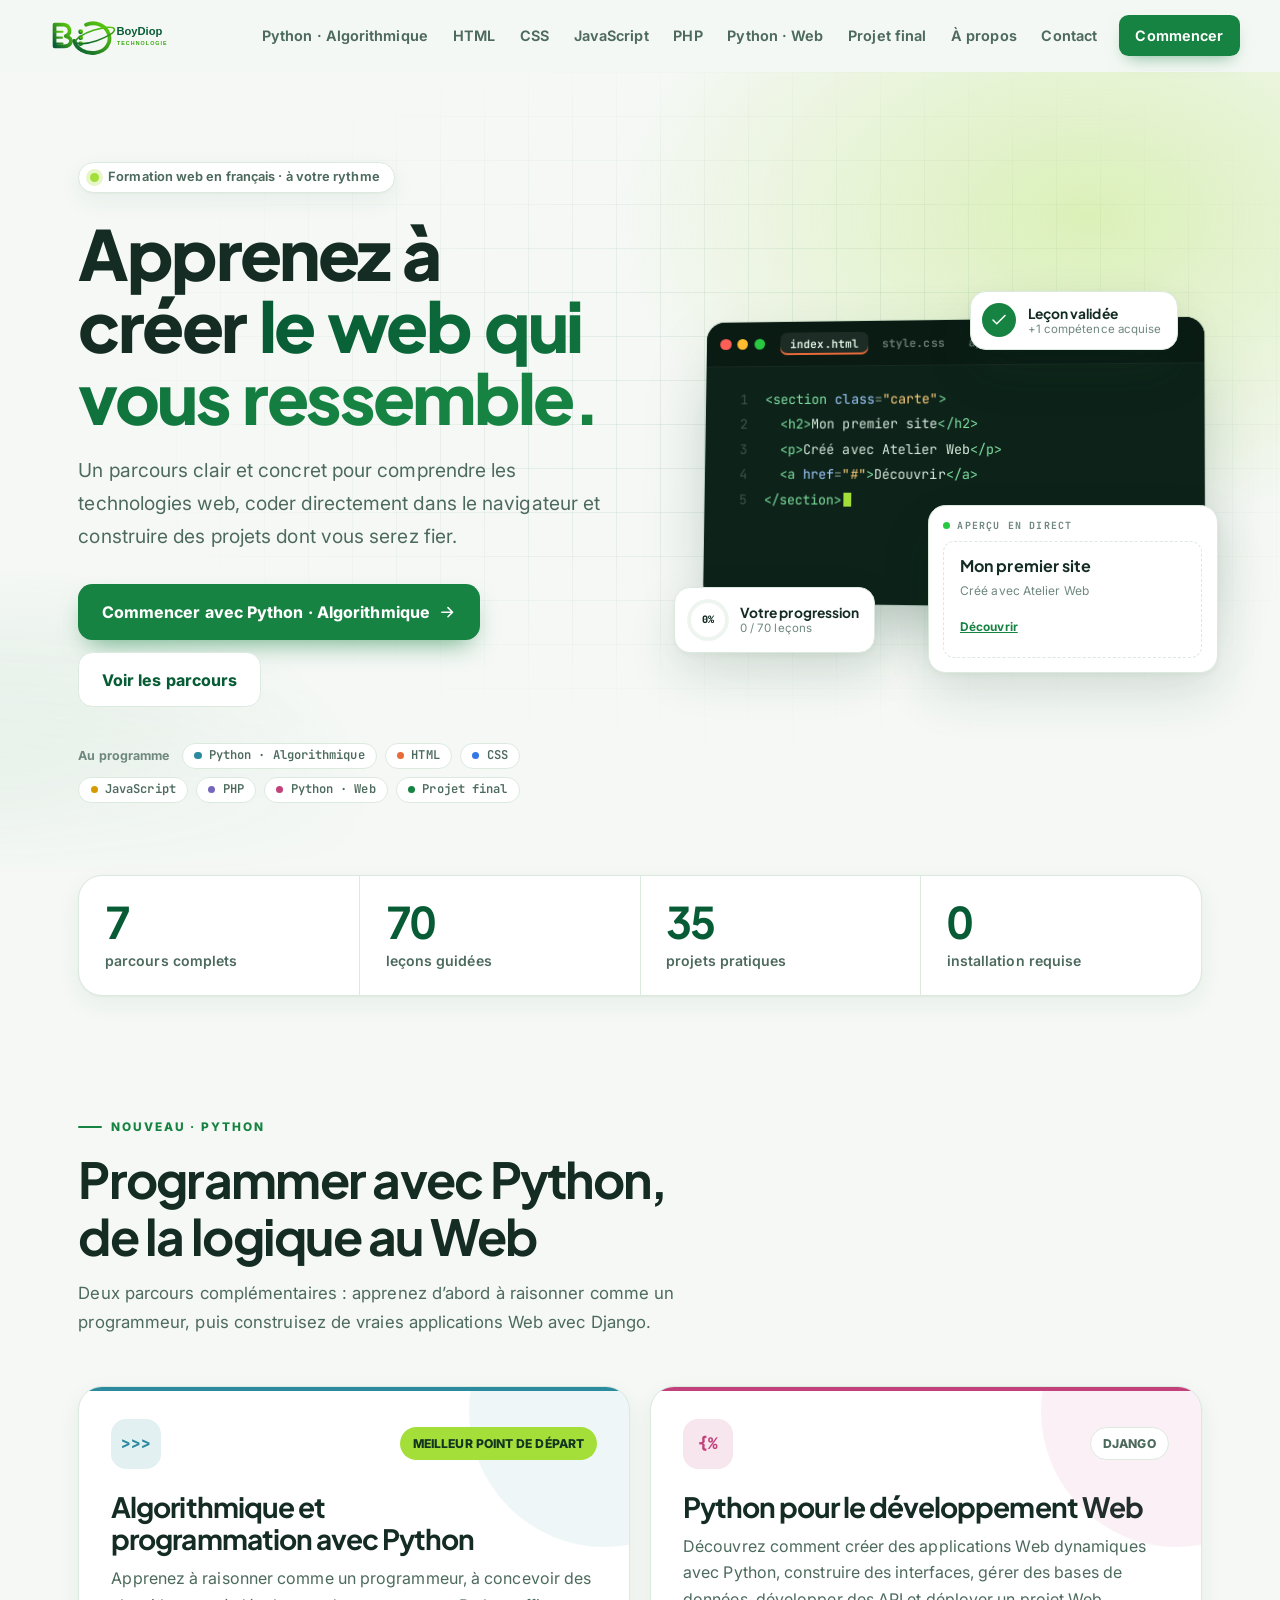
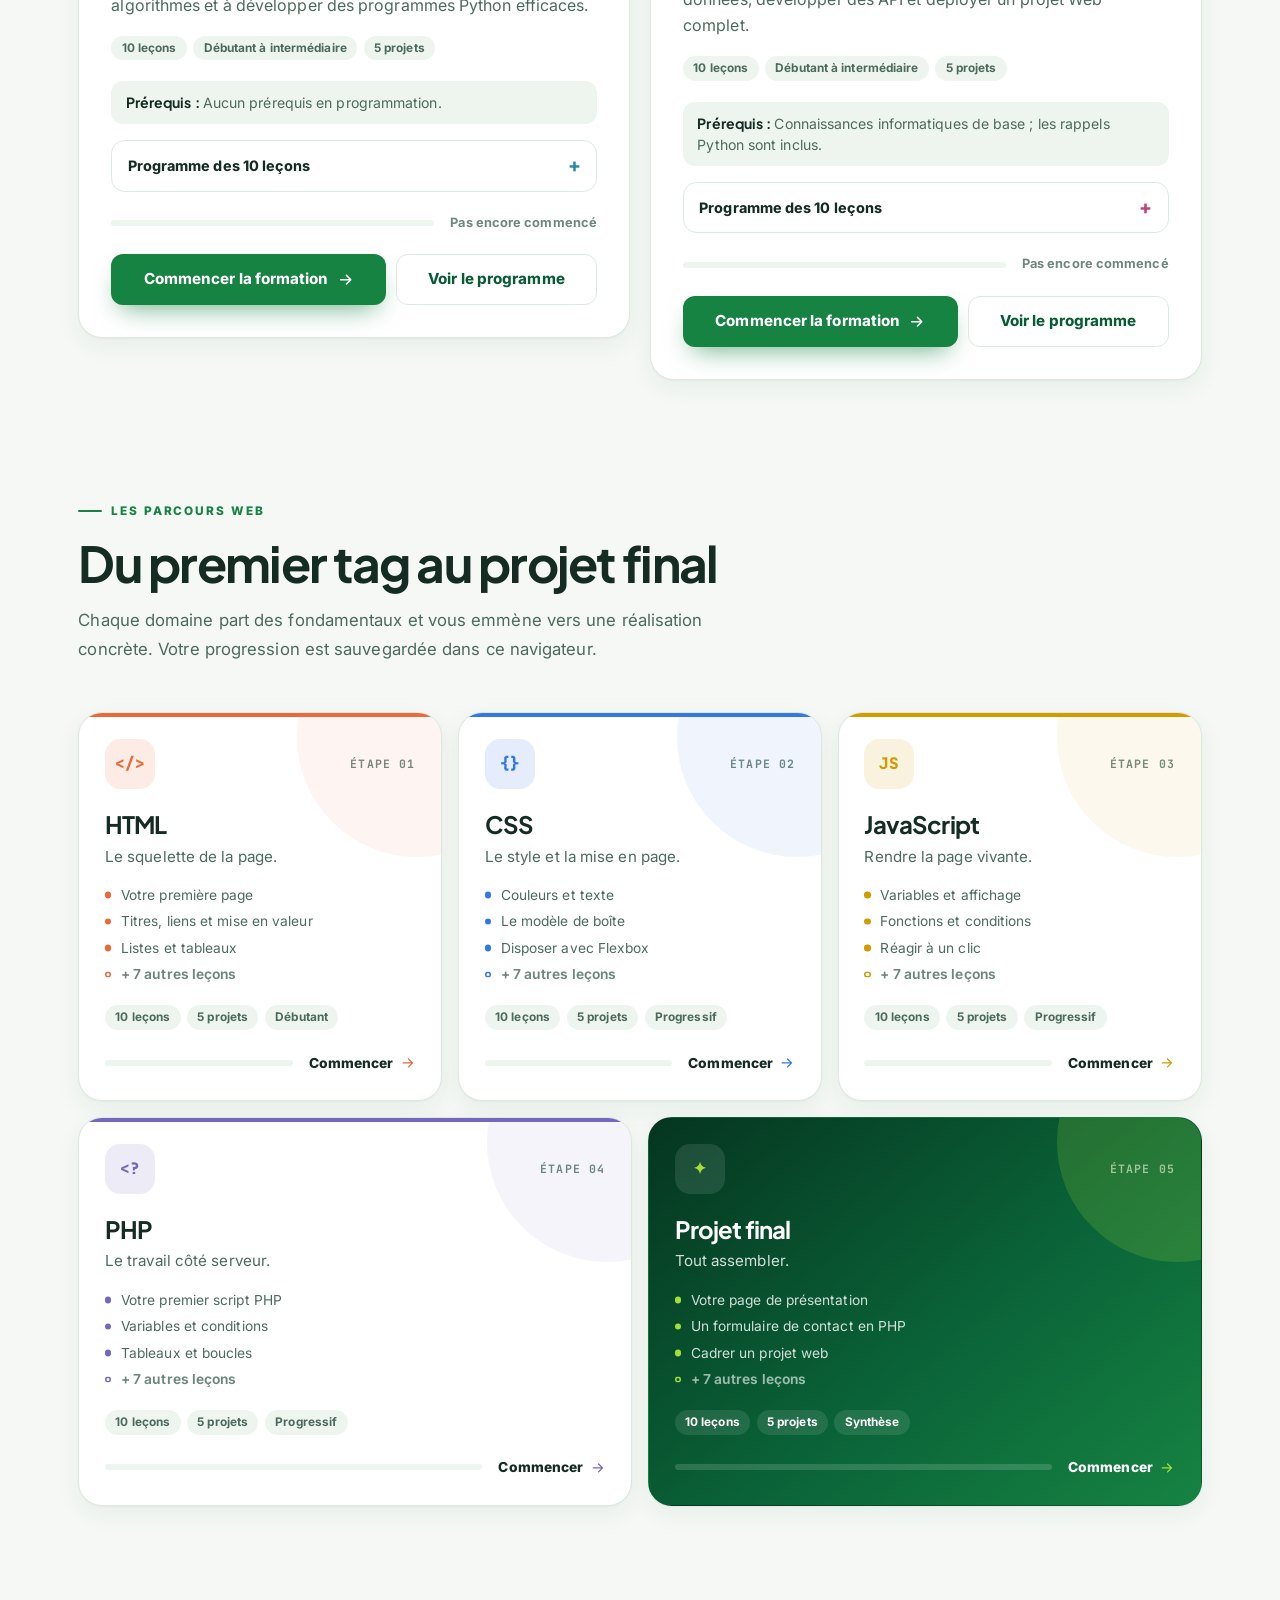
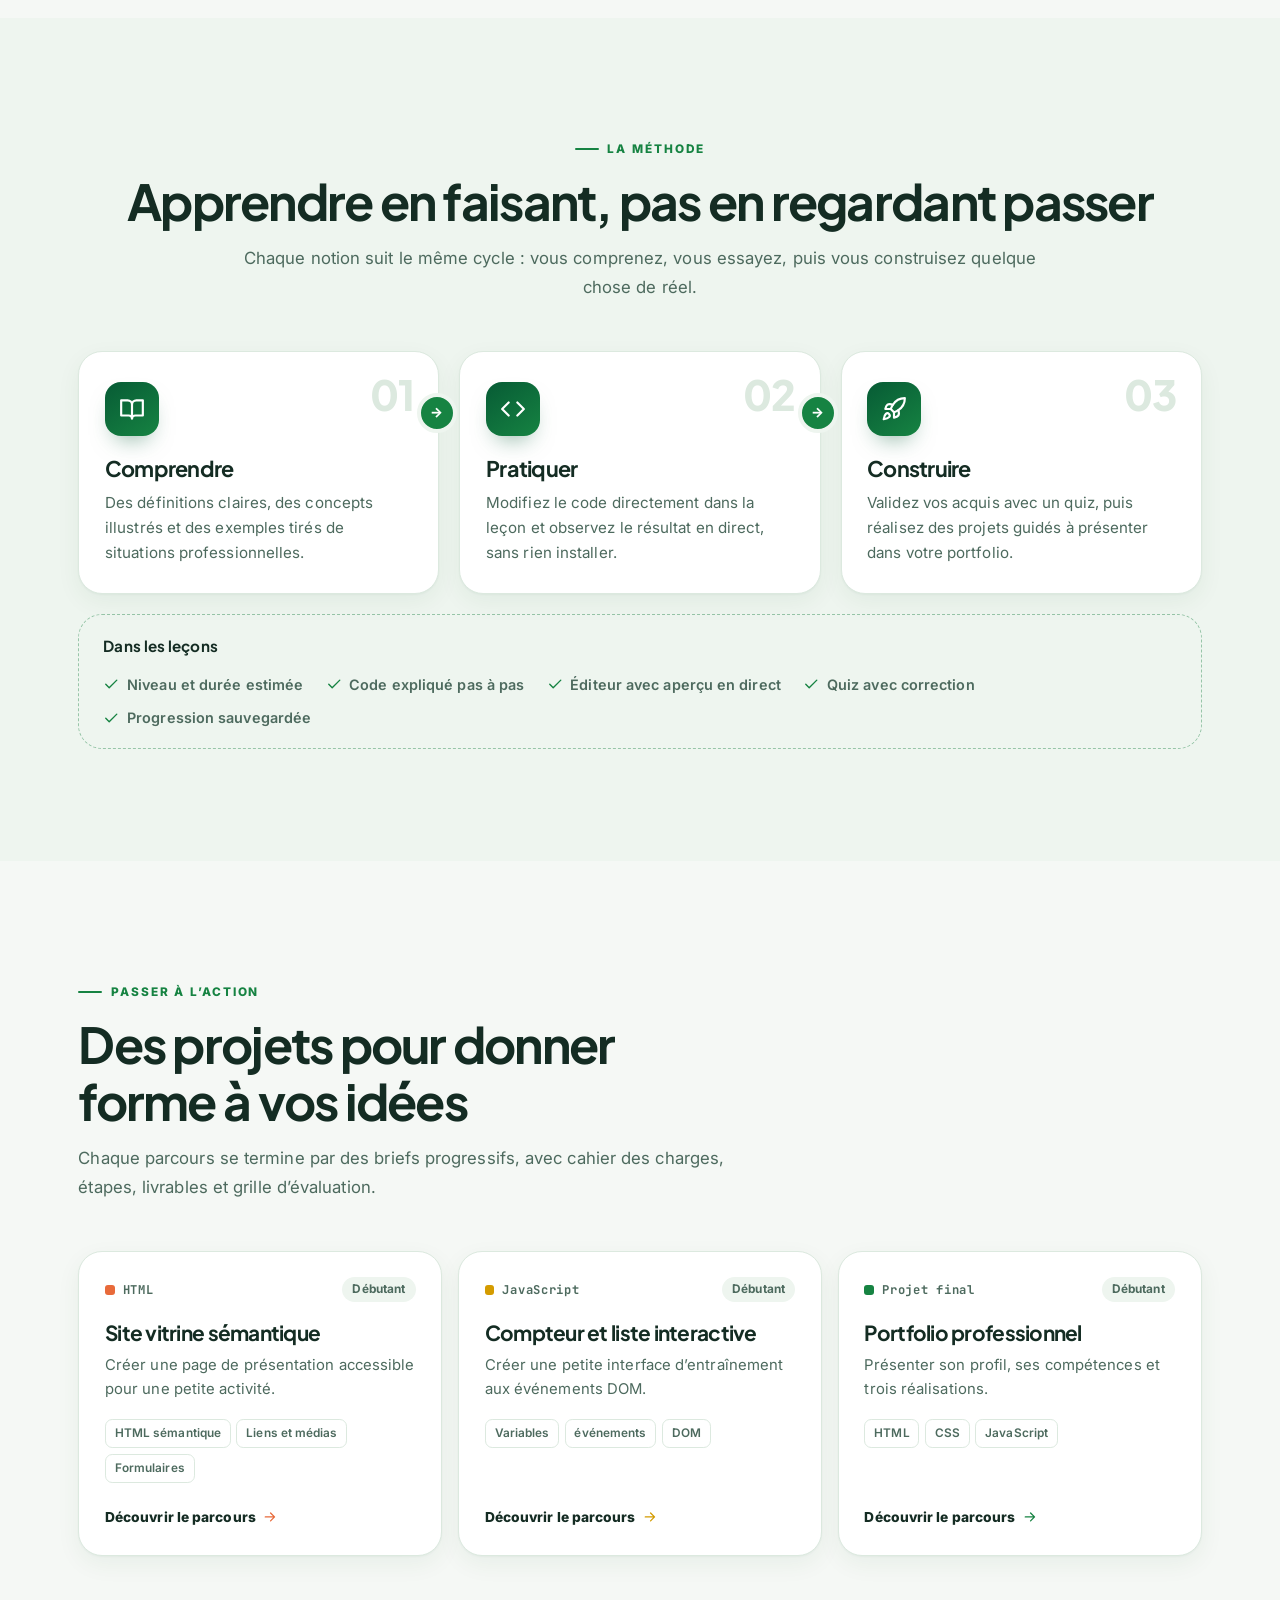
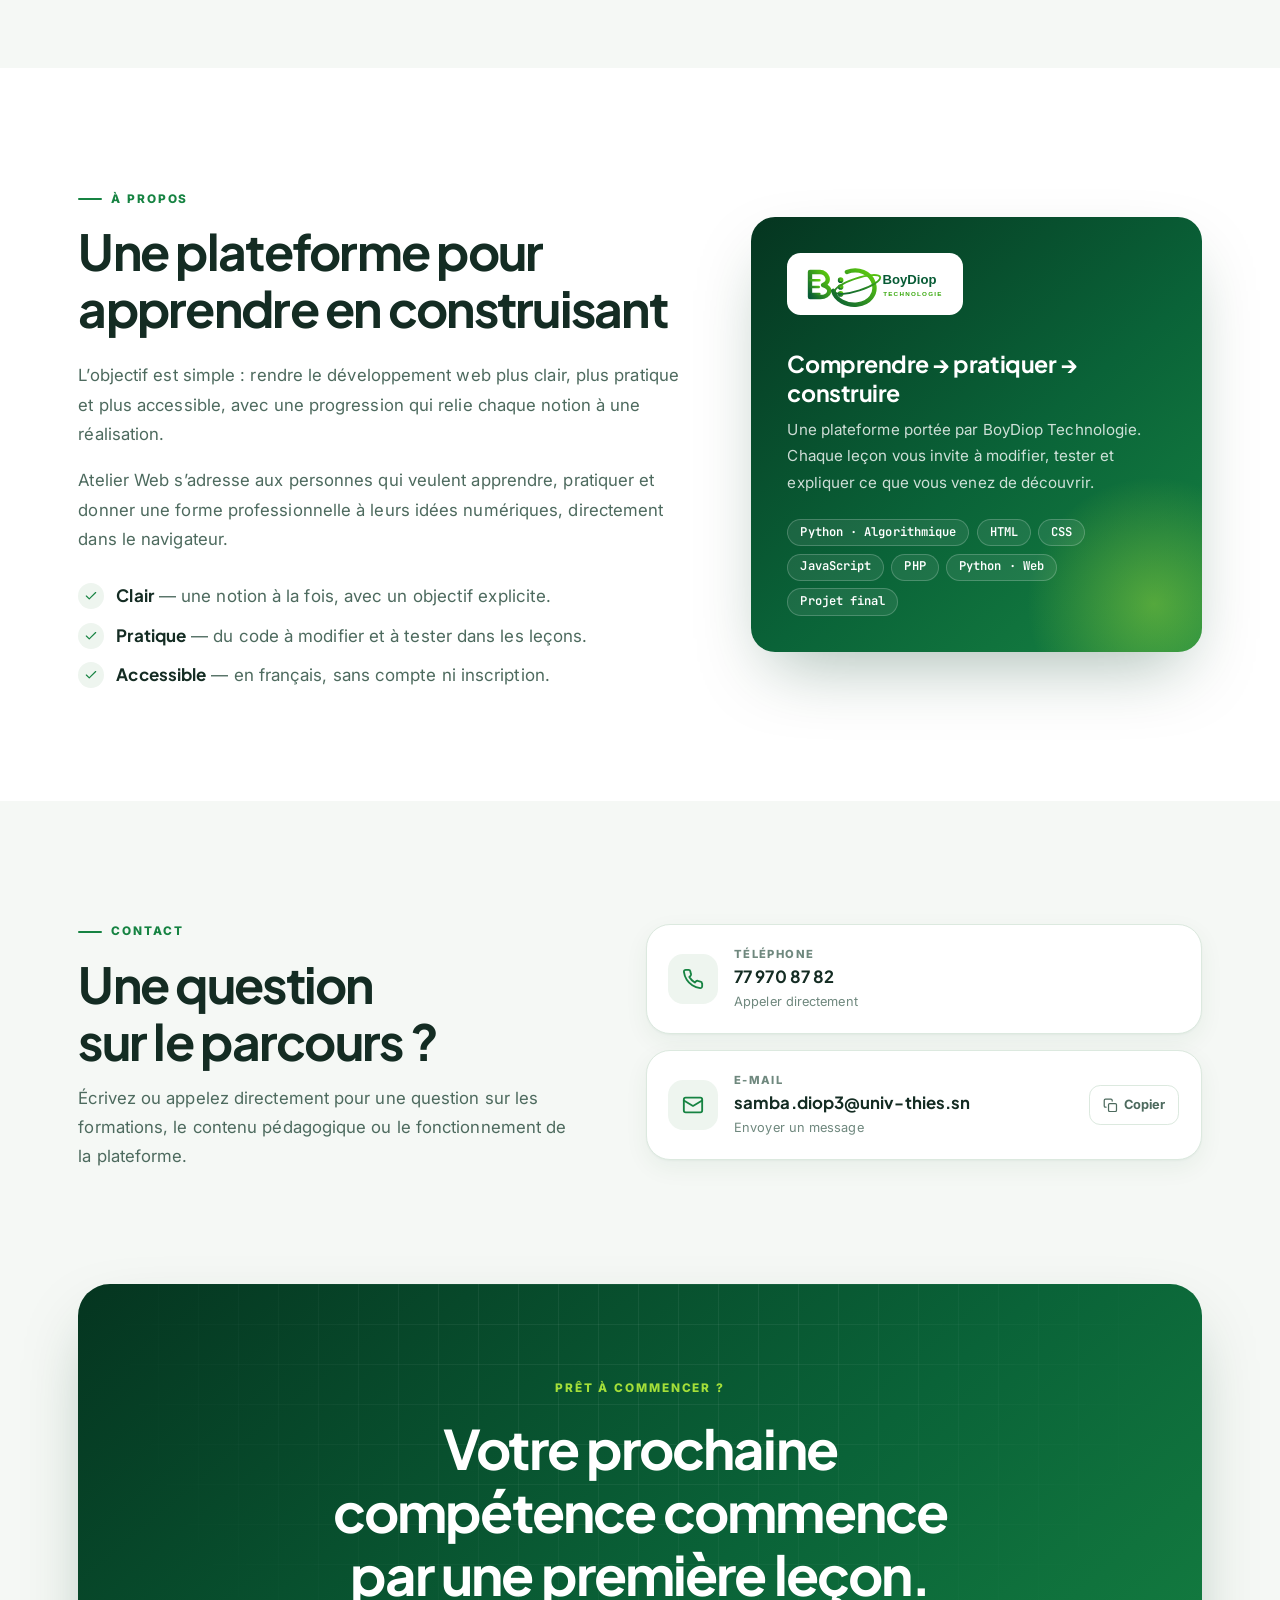
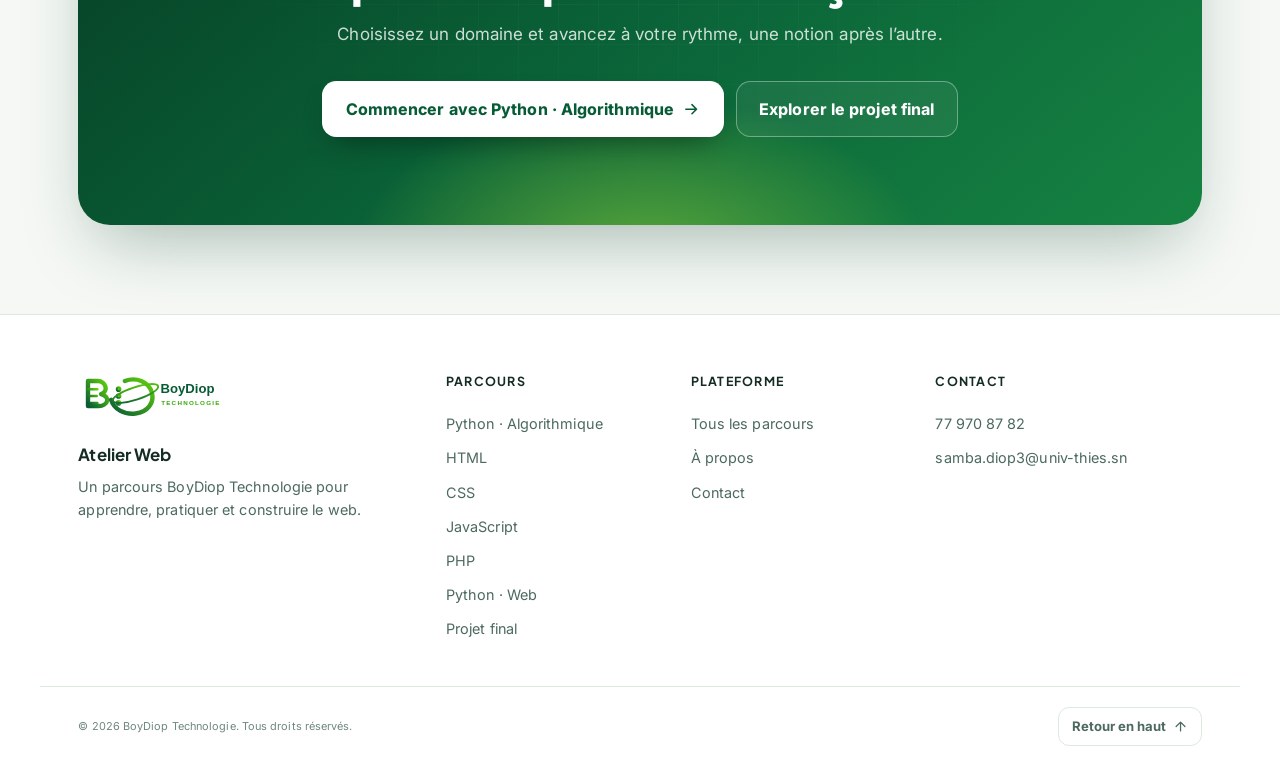
<file: index.html>
<!DOCTYPE html>
<html lang="fr">
<head>
<meta charset="utf-8">
<meta name="viewport" content="width=device-width, initial-scale=1, viewport-fit=cover">
<link rel="stylesheet" href="https://fonts.googleapis.com/css2?family=Inter:wght@400;500;600;700;800&family=JetBrains+Mono:wght@400;600;700&family=Plus+Jakarta+Sans:wght@600;700;800&display=swap">
<title>Accueil | Atelier Web</title>
<link rel="stylesheet" href="style.css">
</head>
<body>
<div id="app"></div>
<script>window.PAGE="index";</script>
<script src="data.js"></script>
<script src="extended-data.js"></script>
  <script src="python-data.js"></script>
<script src="app.js"></script>
</body>
</html>
</file>
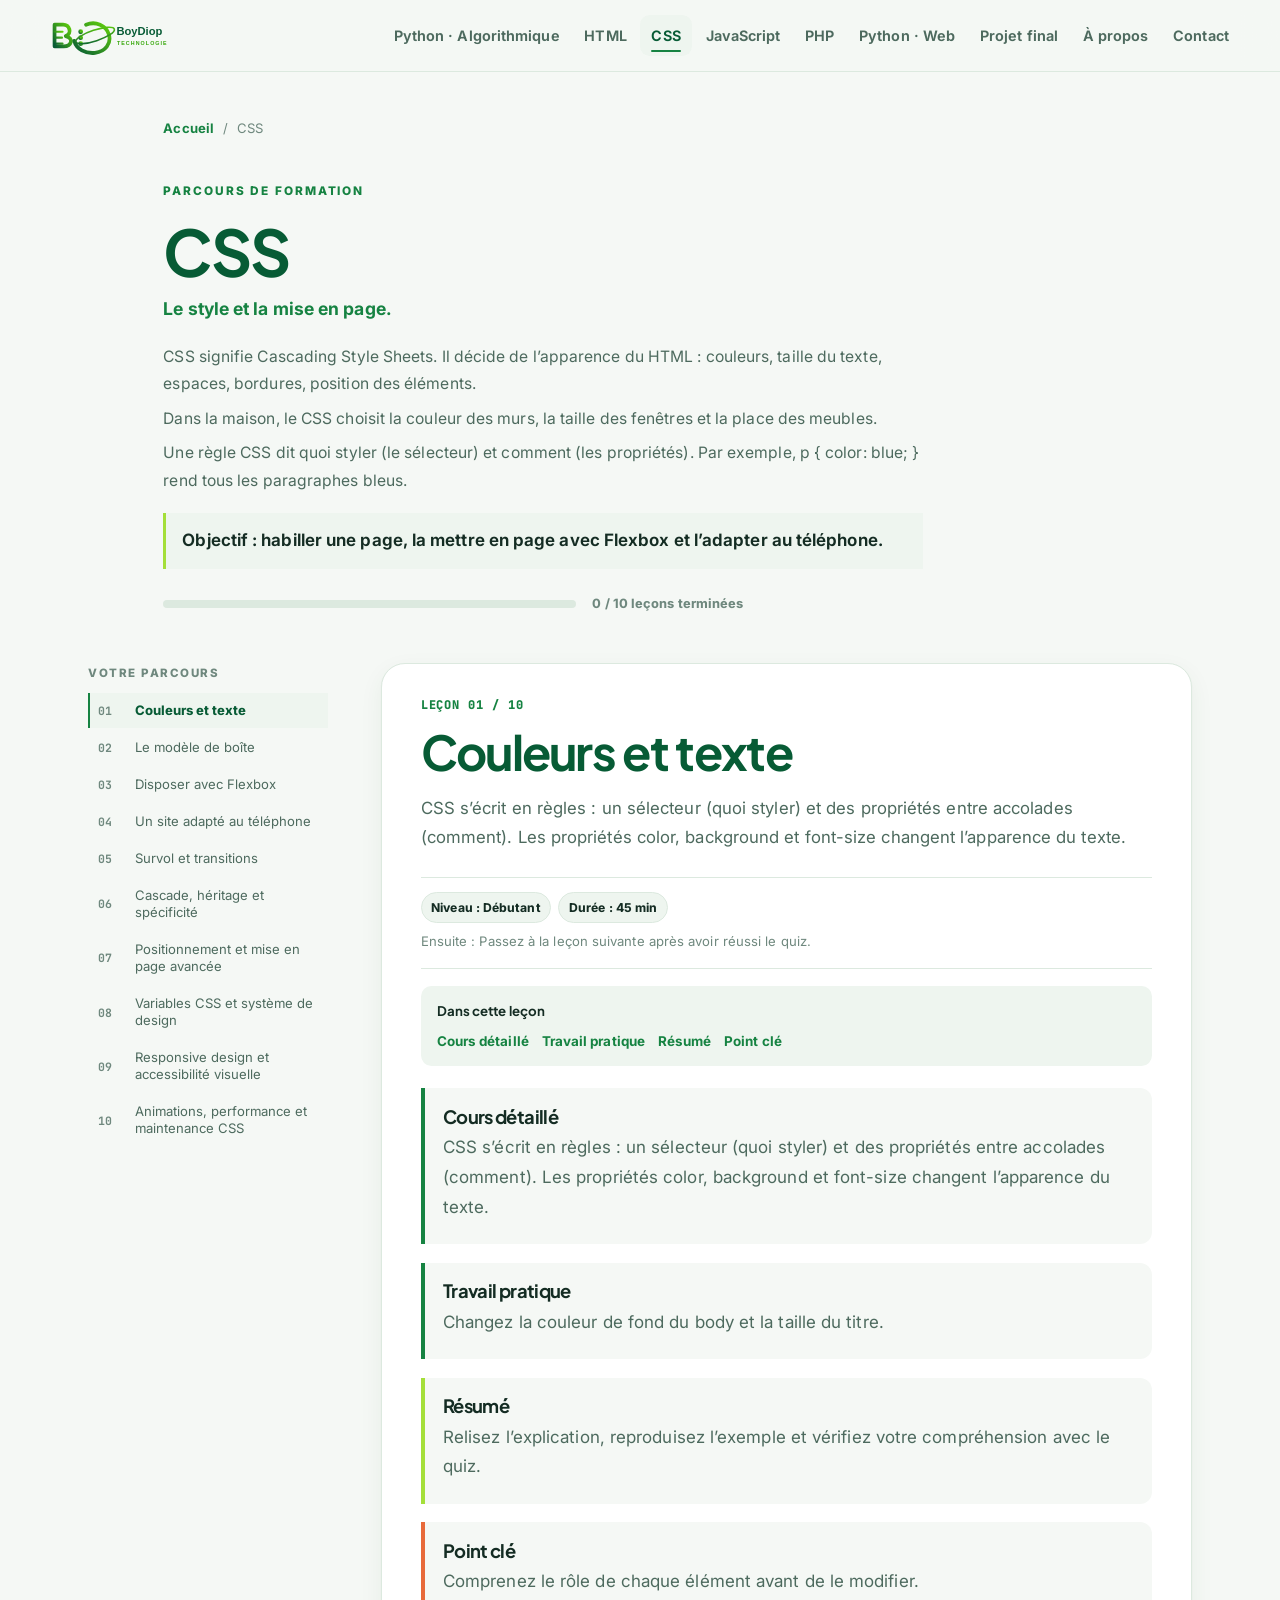
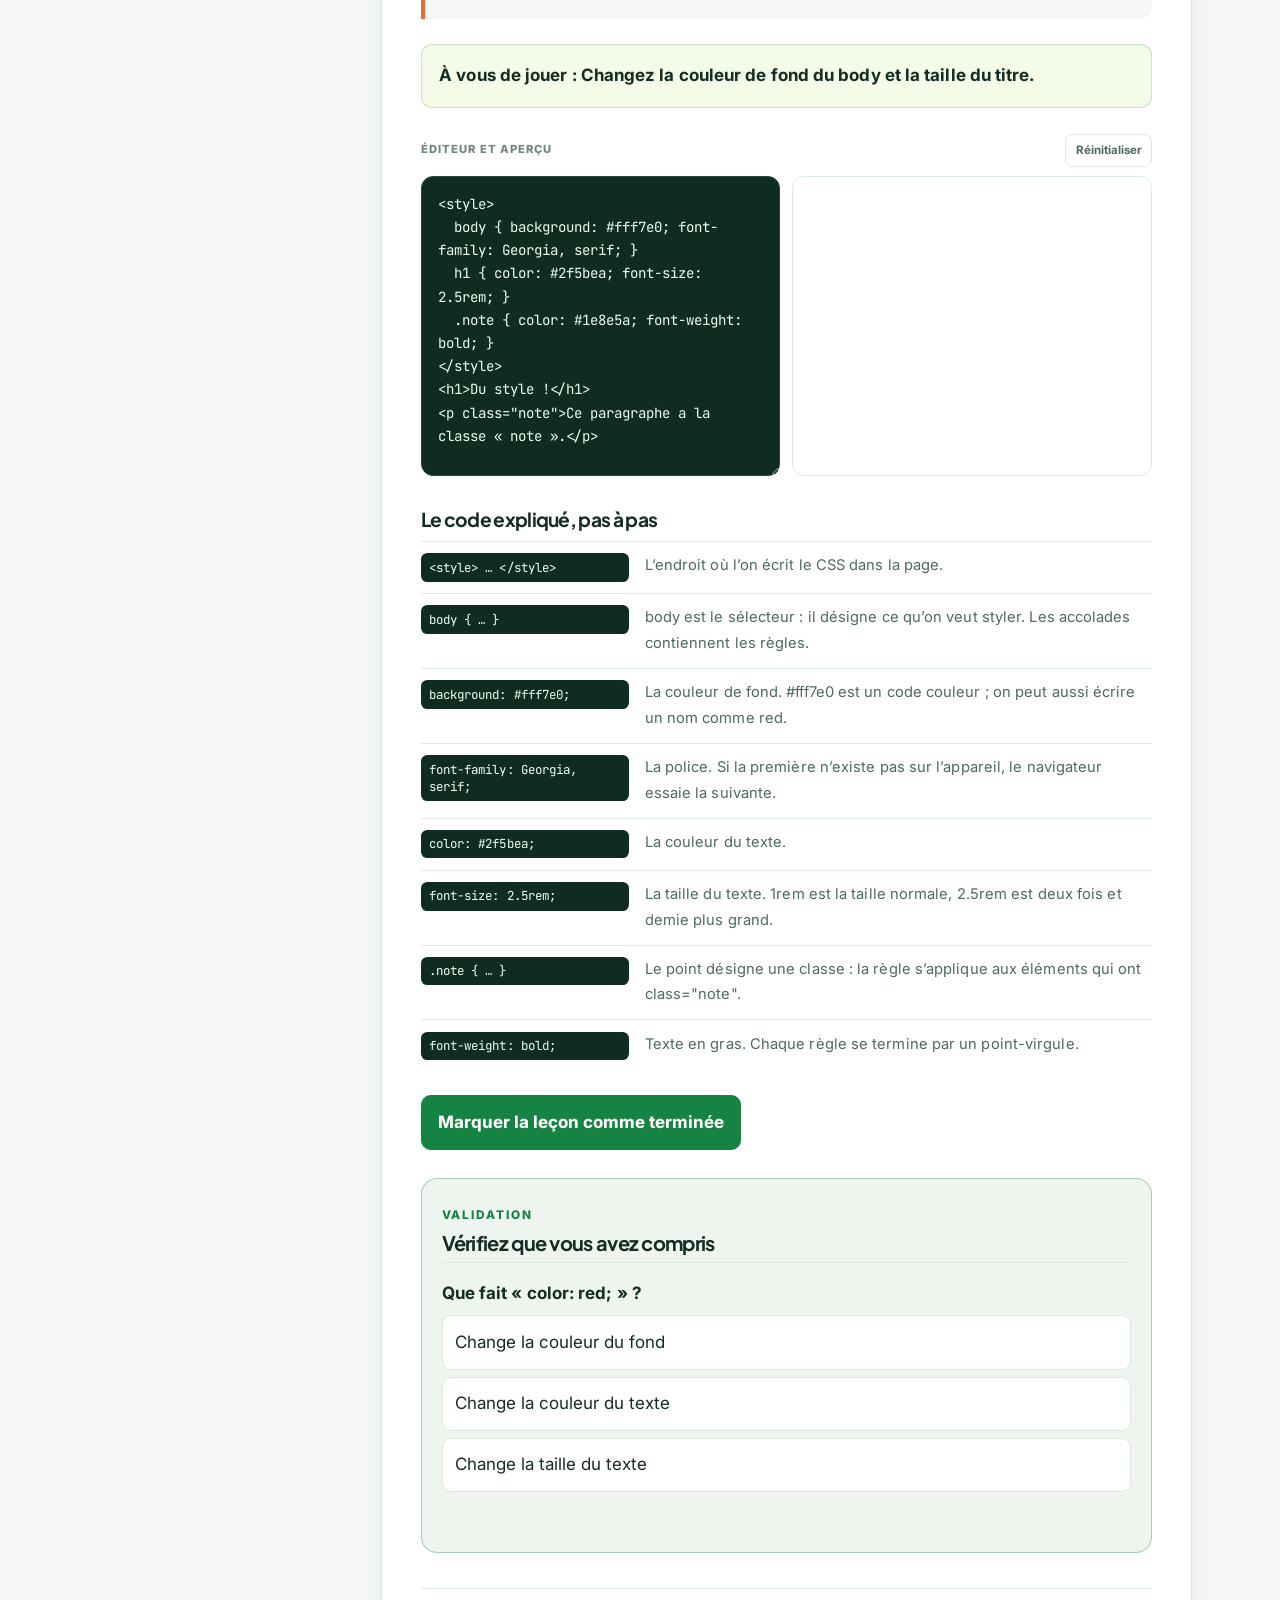
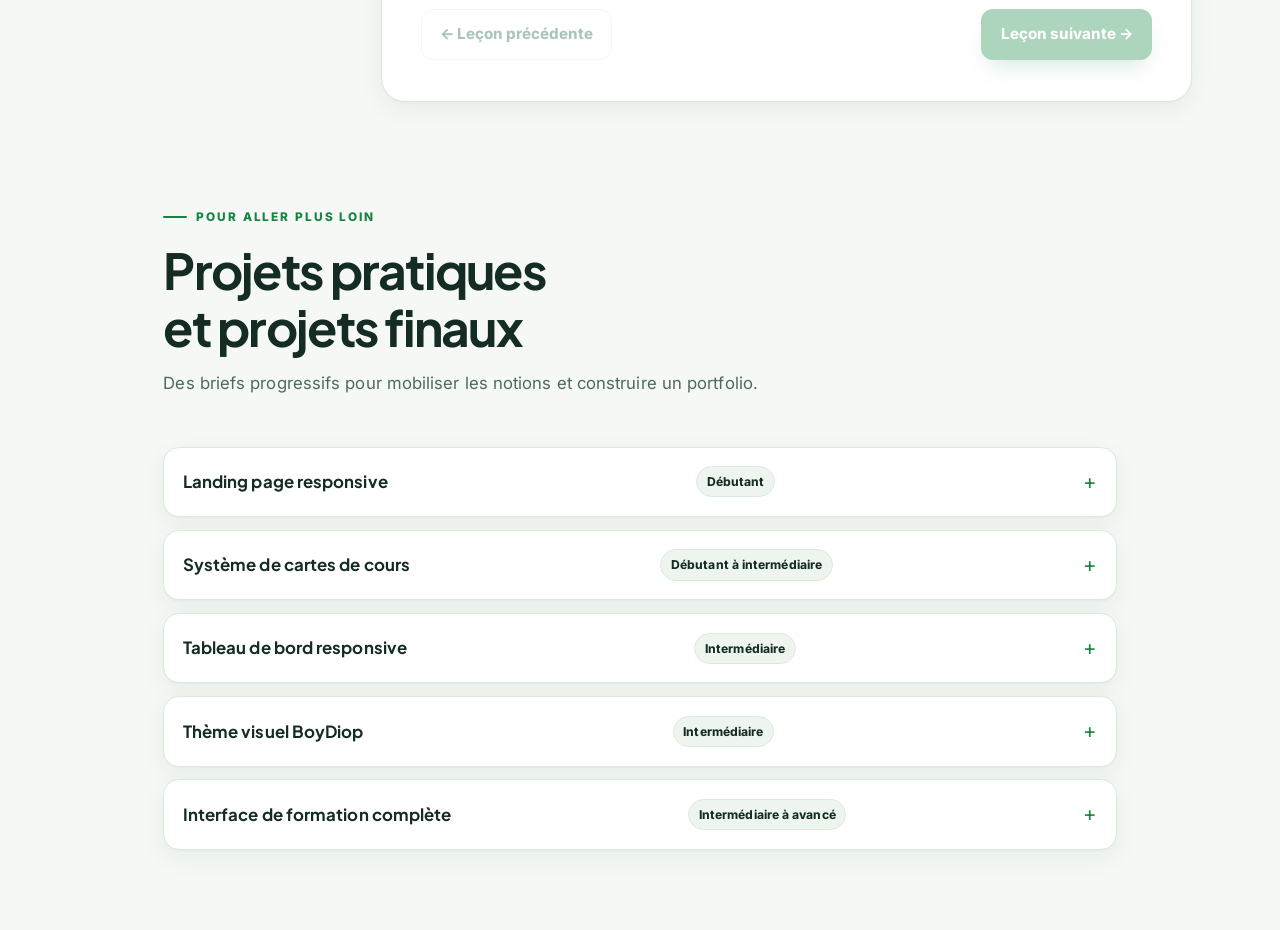
<file: css.html>
<!DOCTYPE html>
<html lang="fr">
<head>
<meta charset="utf-8">
<meta name="viewport" content="width=device-width, initial-scale=1, viewport-fit=cover">
<link rel="stylesheet" href="https://fonts.googleapis.com/css2?family=Inter:wght@400;500;600;700;800&family=JetBrains+Mono:wght@400;600;700&family=Plus+Jakarta+Sans:wght@600;700;800&display=swap">
<title>CSS | Atelier Web</title>
<link rel="stylesheet" href="style.css">
</head>
<body>
<div id="app"></div>
<script>window.PAGE="css";</script>
<script src="data.js"></script>
<script src="extended-data.js"></script>
  <script src="python-data.js"></script>
<script src="app.js"></script>
</body>
</html>
</file>
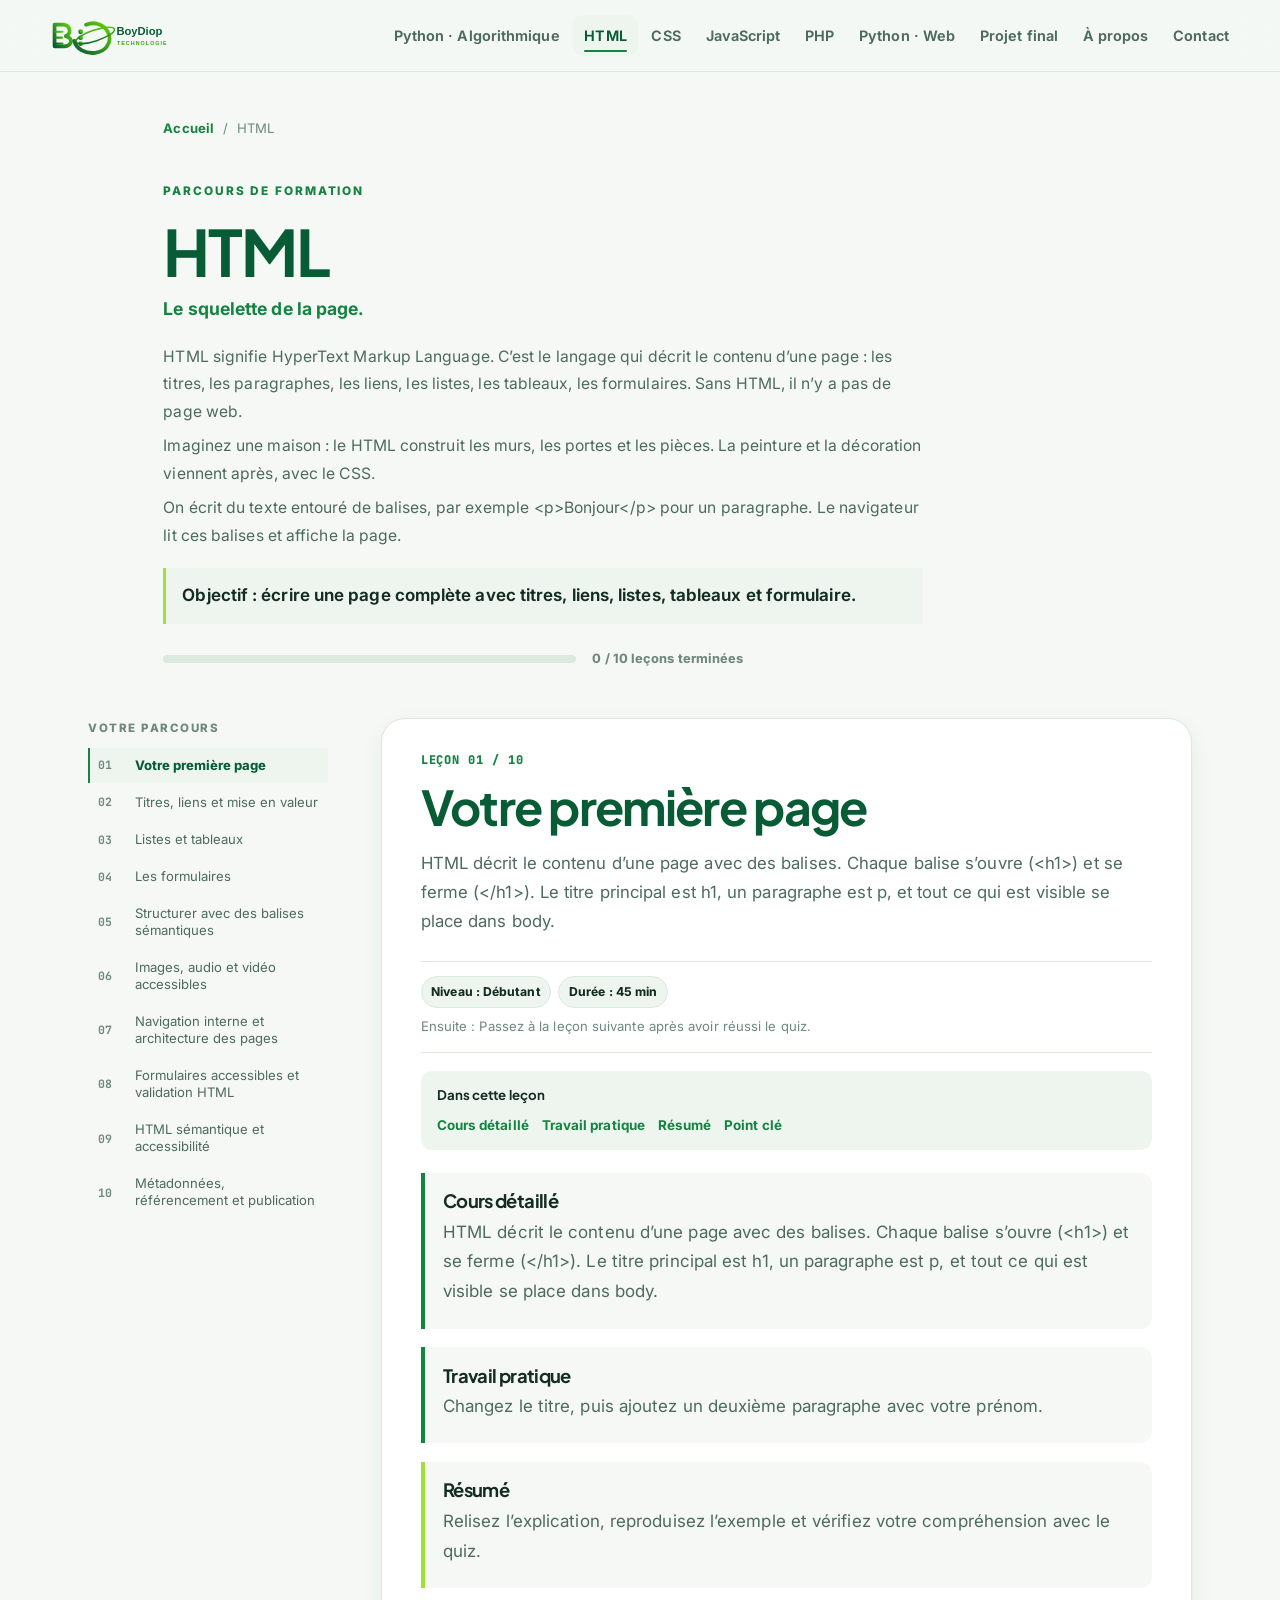
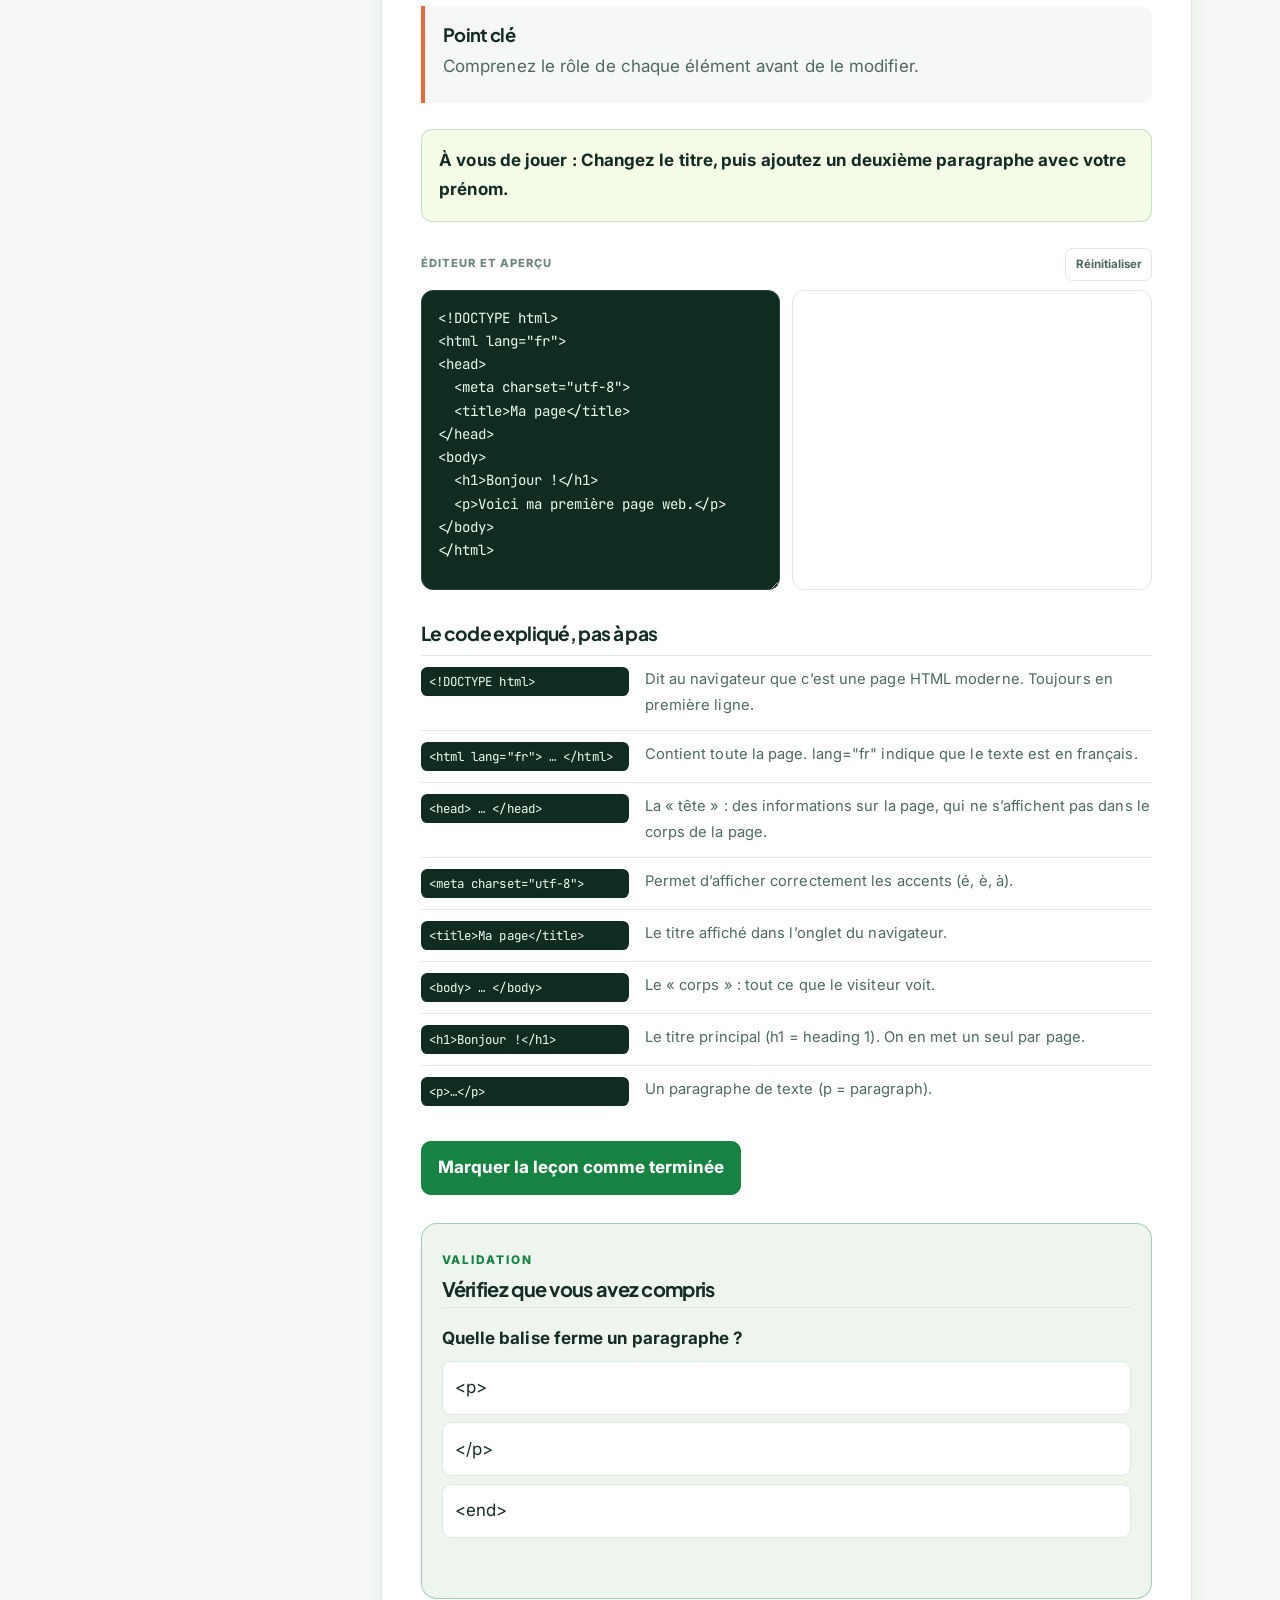
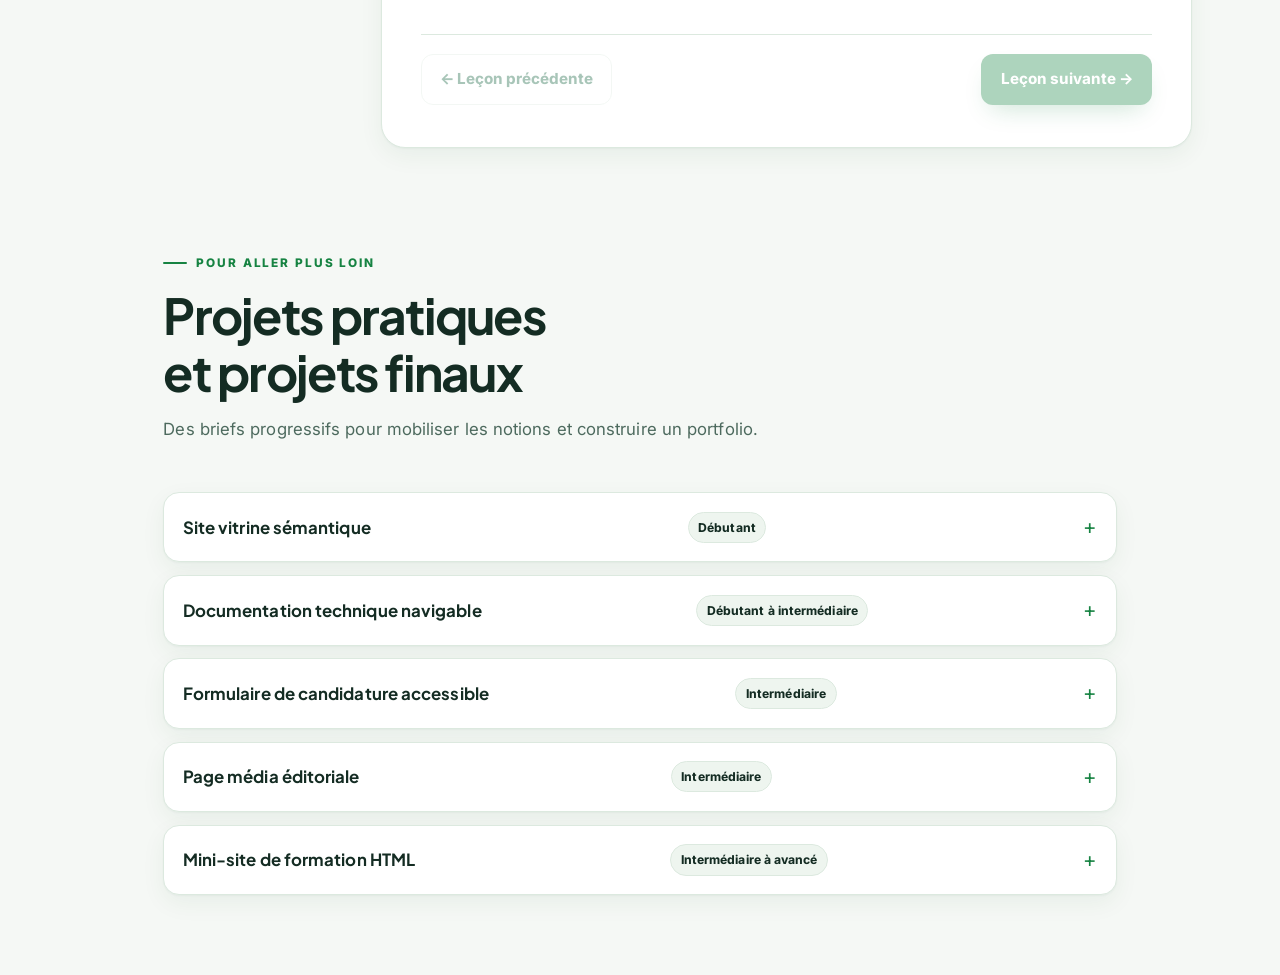
<file: html.html>
<!DOCTYPE html>
<html lang="fr">
<head>
<meta charset="utf-8">
<meta name="viewport" content="width=device-width, initial-scale=1, viewport-fit=cover">
<link rel="stylesheet" href="https://fonts.googleapis.com/css2?family=Inter:wght@400;500;600;700;800&family=JetBrains+Mono:wght@400;600;700&family=Plus+Jakarta+Sans:wght@600;700;800&display=swap">
<title>HTML | Atelier Web</title>
<link rel="stylesheet" href="style.css">
</head>
<body>
<div id="app"></div>
<script>window.PAGE="html";</script>
<script src="data.js"></script>
<script src="extended-data.js"></script>
  <script src="python-data.js"></script>
<script src="app.js"></script>
</body>
</html>
</file>
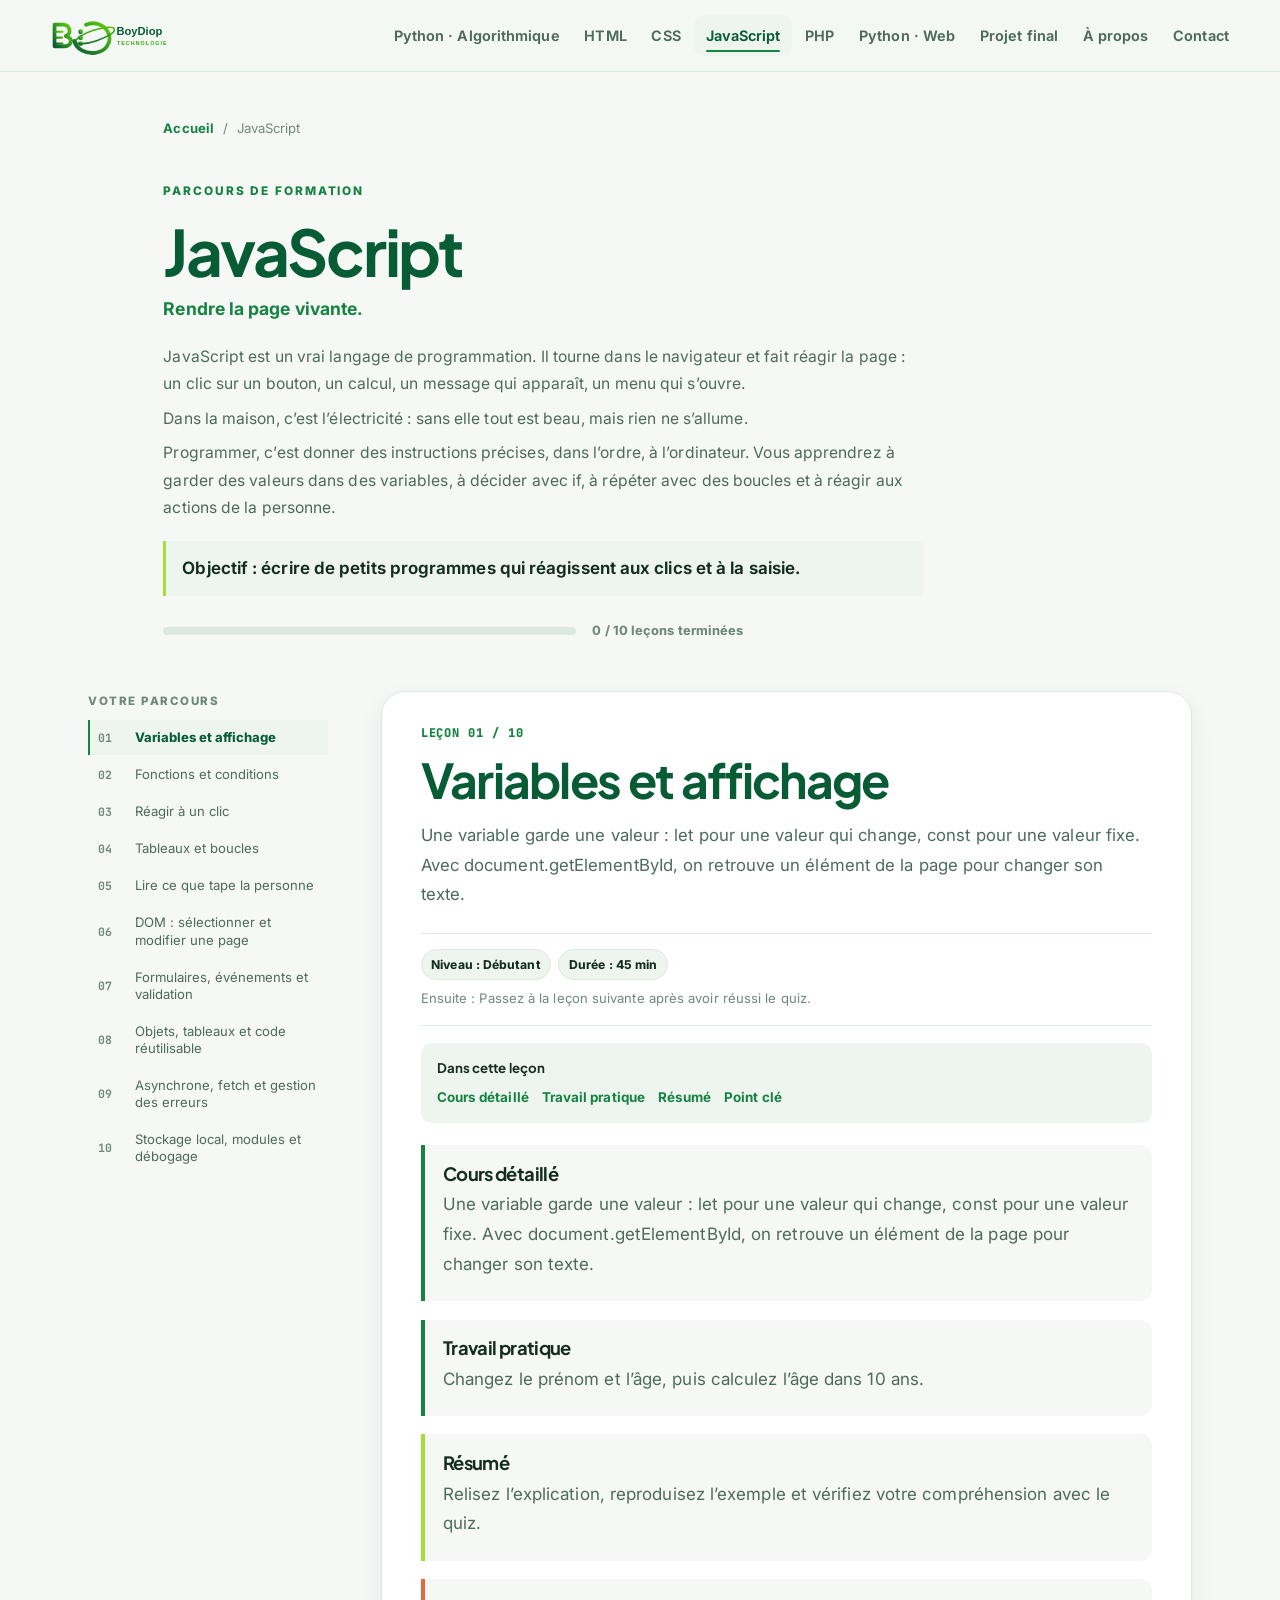
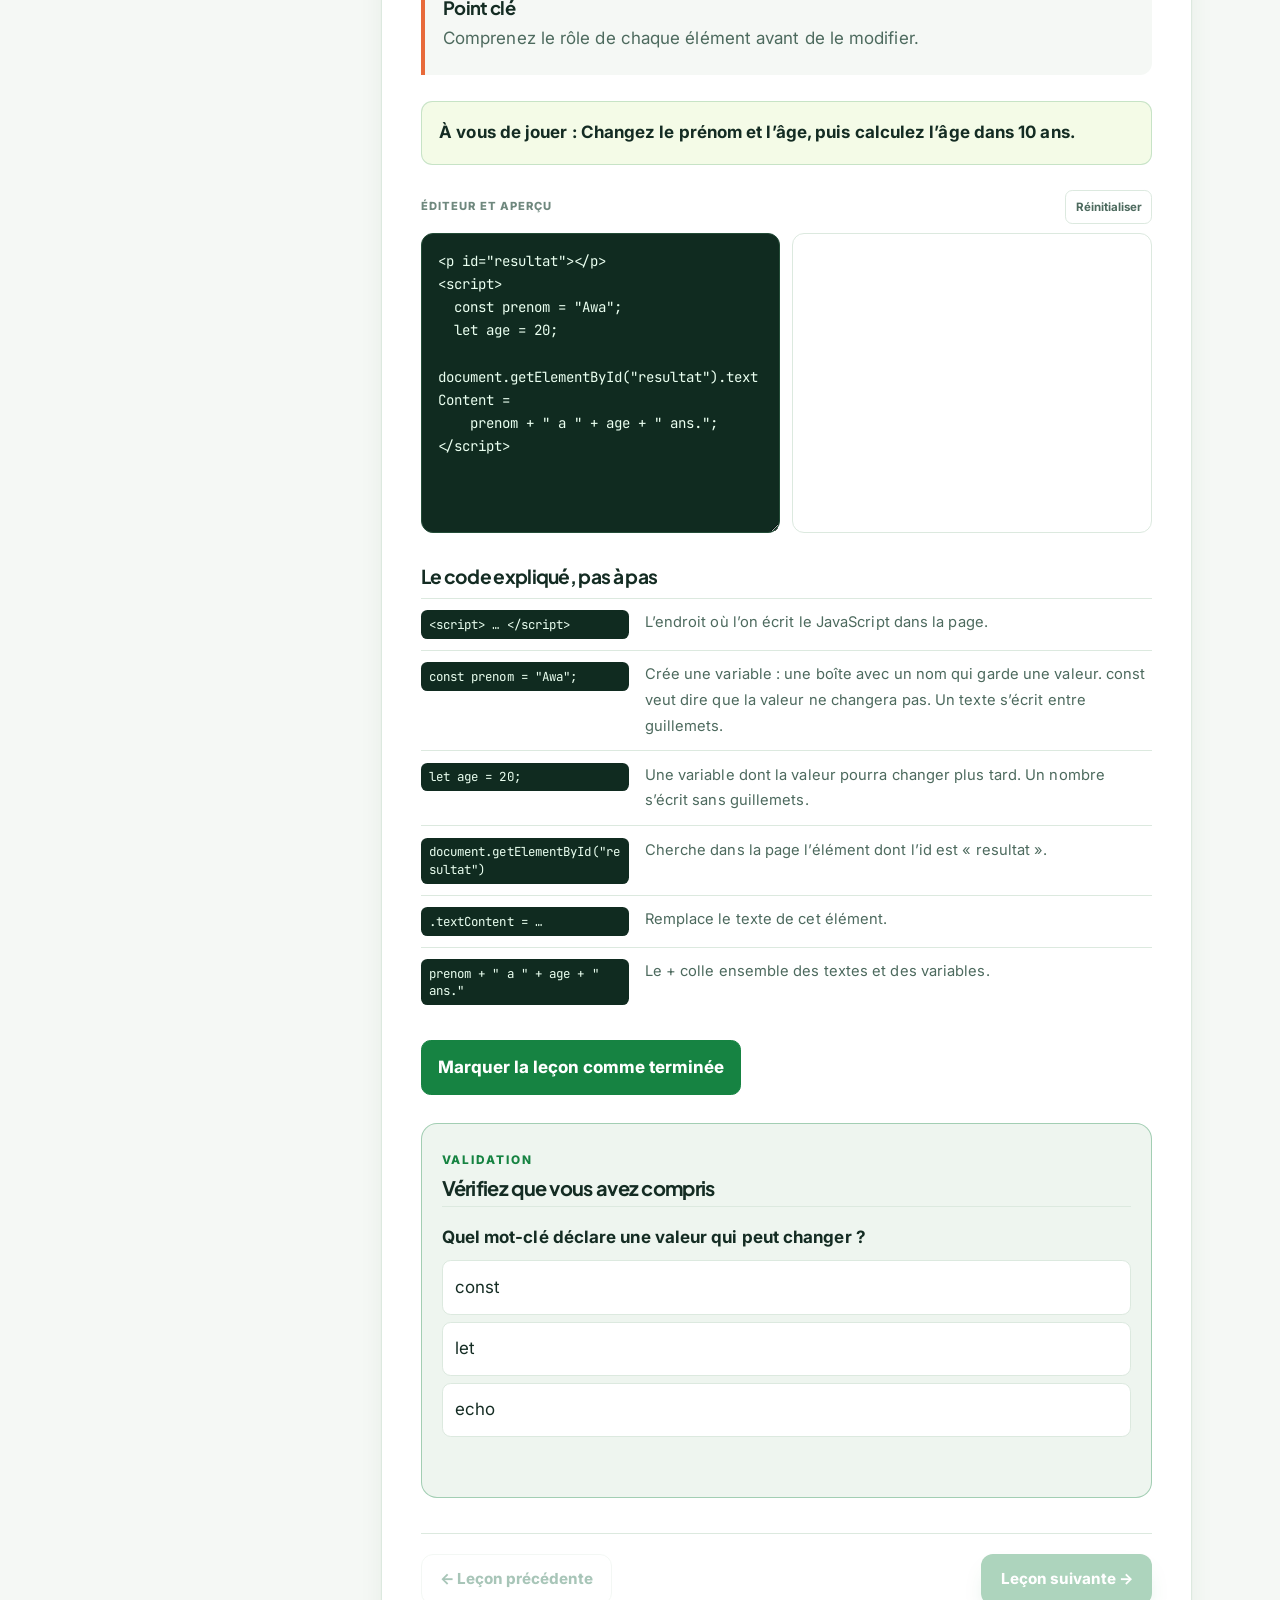
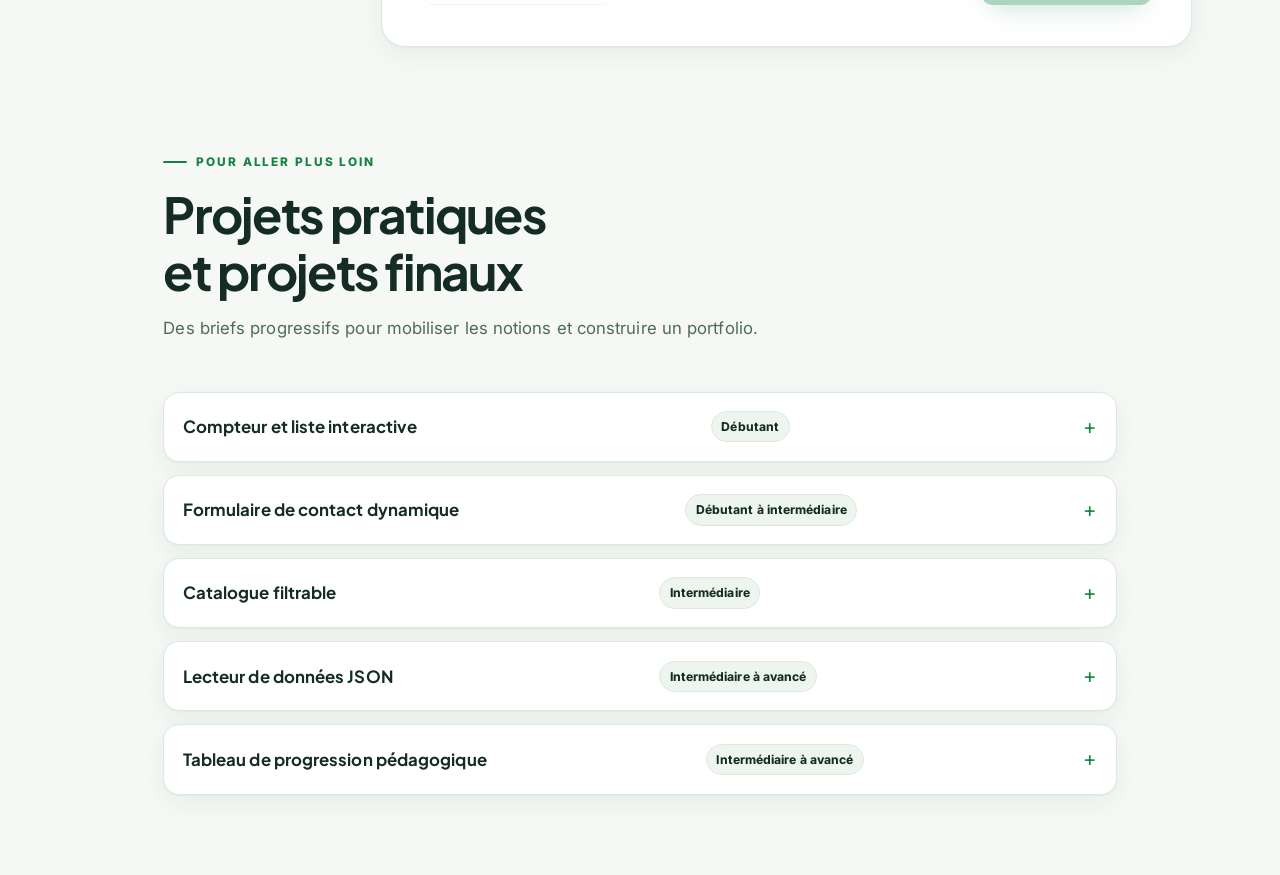
<file: javascript.html>
<!DOCTYPE html>
<html lang="fr">
<head>
<meta charset="utf-8">
<meta name="viewport" content="width=device-width, initial-scale=1, viewport-fit=cover">
<link rel="stylesheet" href="https://fonts.googleapis.com/css2?family=Inter:wght@400;500;600;700;800&family=JetBrains+Mono:wght@400;600;700&family=Plus+Jakarta+Sans:wght@600;700;800&display=swap">
<title>JavaScript | Atelier Web</title>
<link rel="stylesheet" href="style.css">
</head>
<body>
<div id="app"></div>
<script>window.PAGE="javascript";</script>
<script src="data.js"></script>
<script src="extended-data.js"></script>
  <script src="python-data.js"></script>
<script src="app.js"></script>
</body>
</html>
</file>
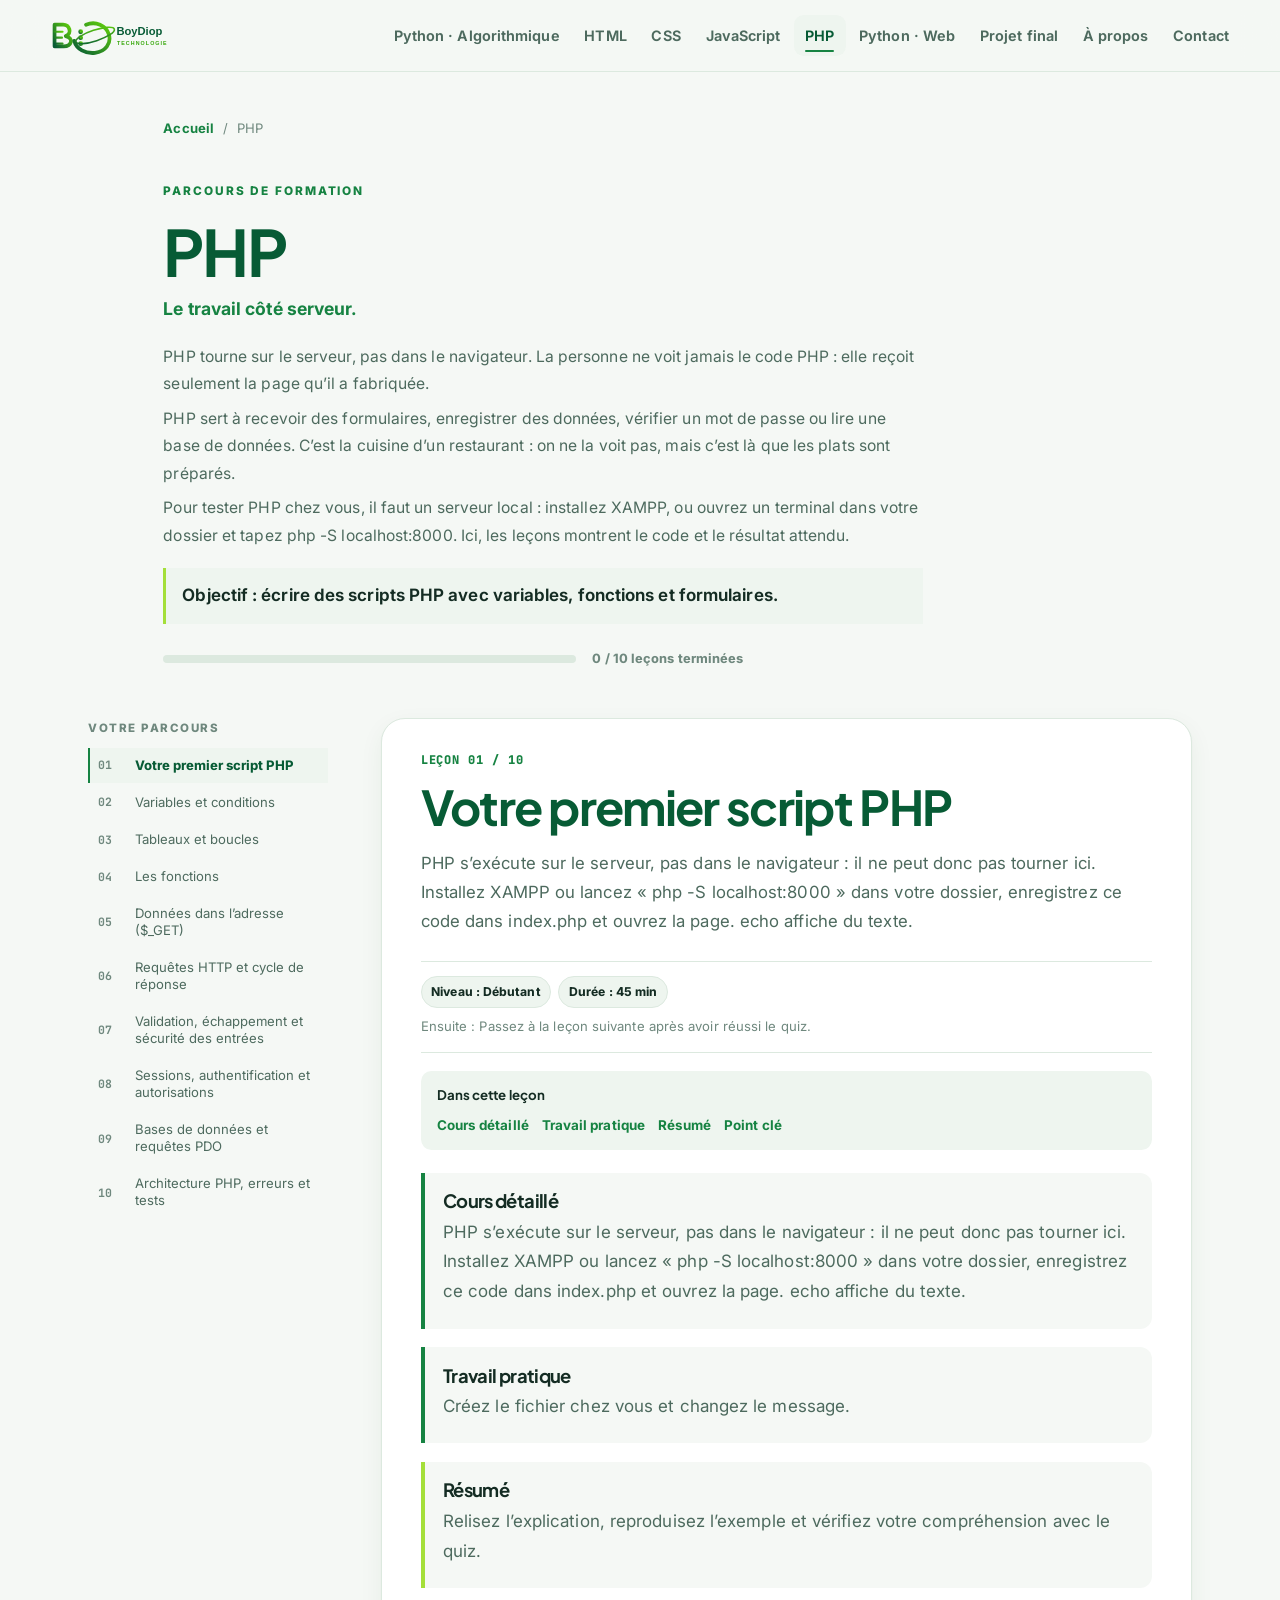
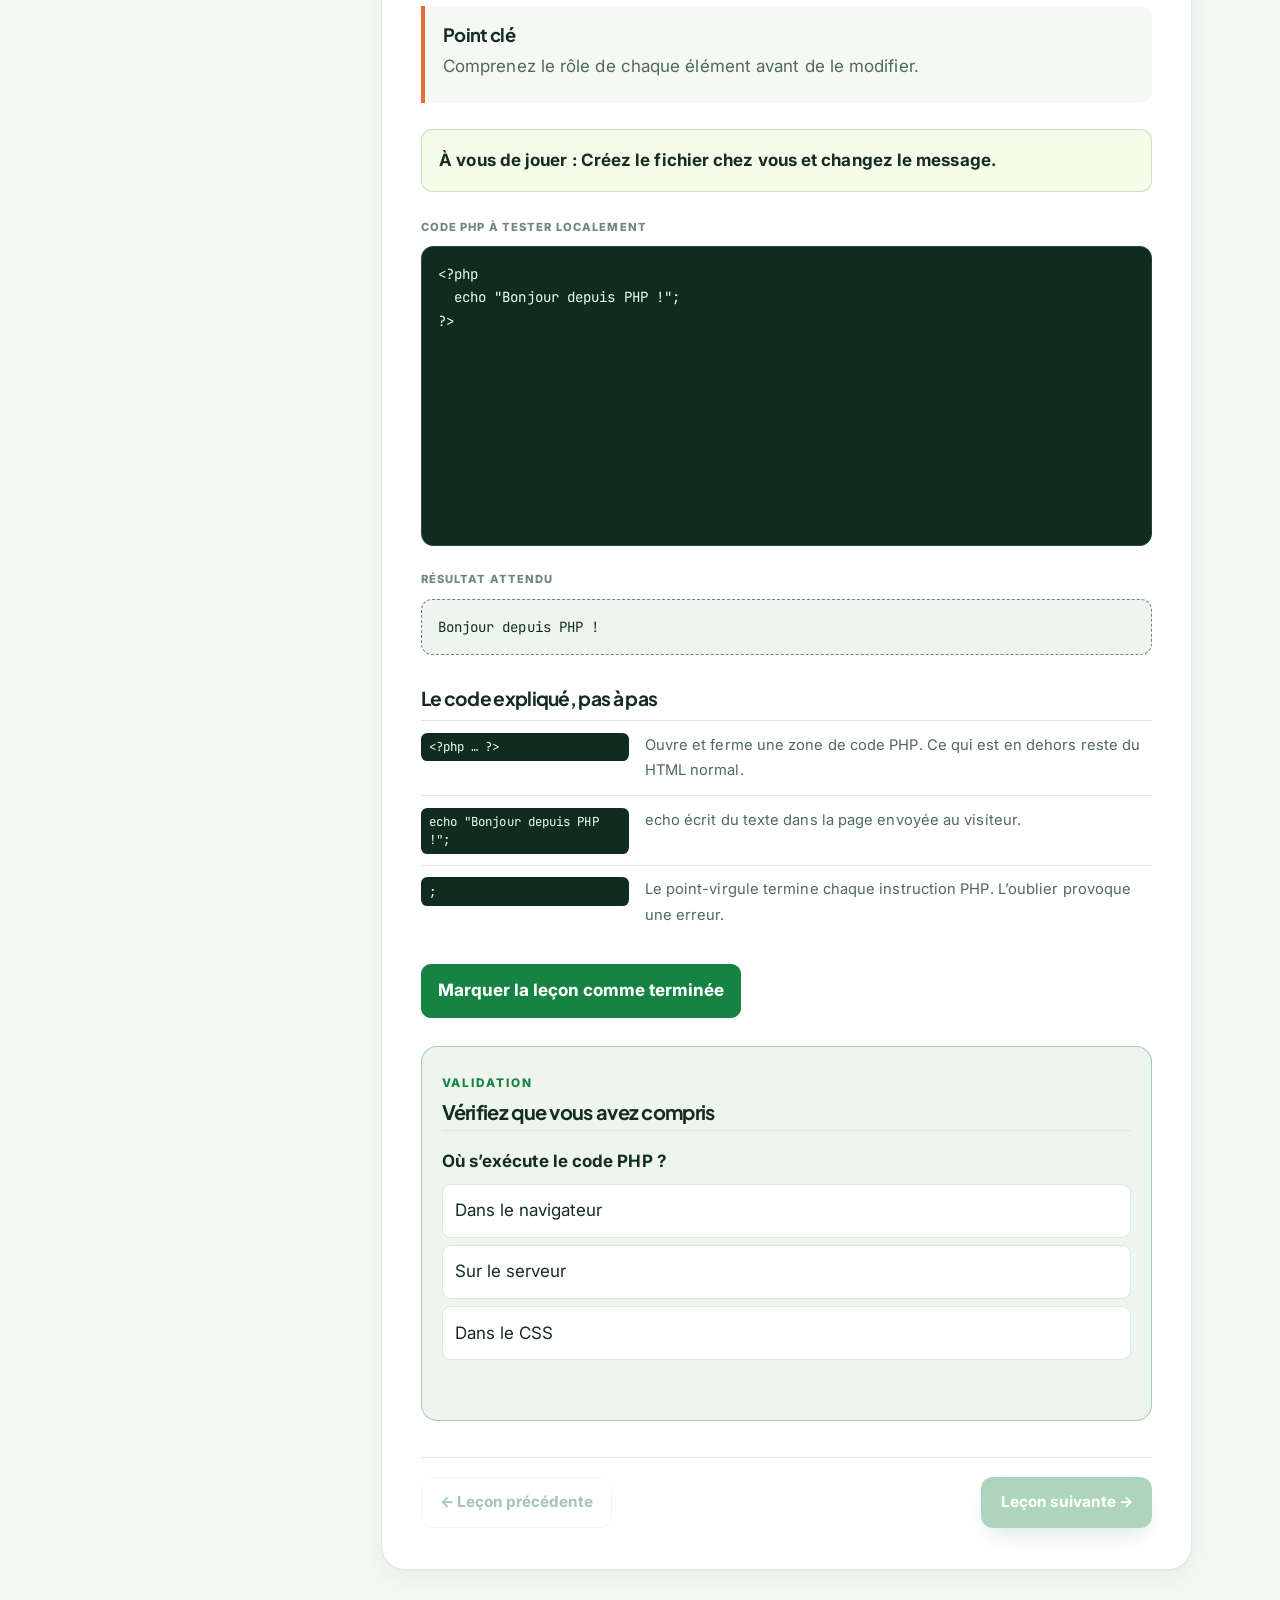
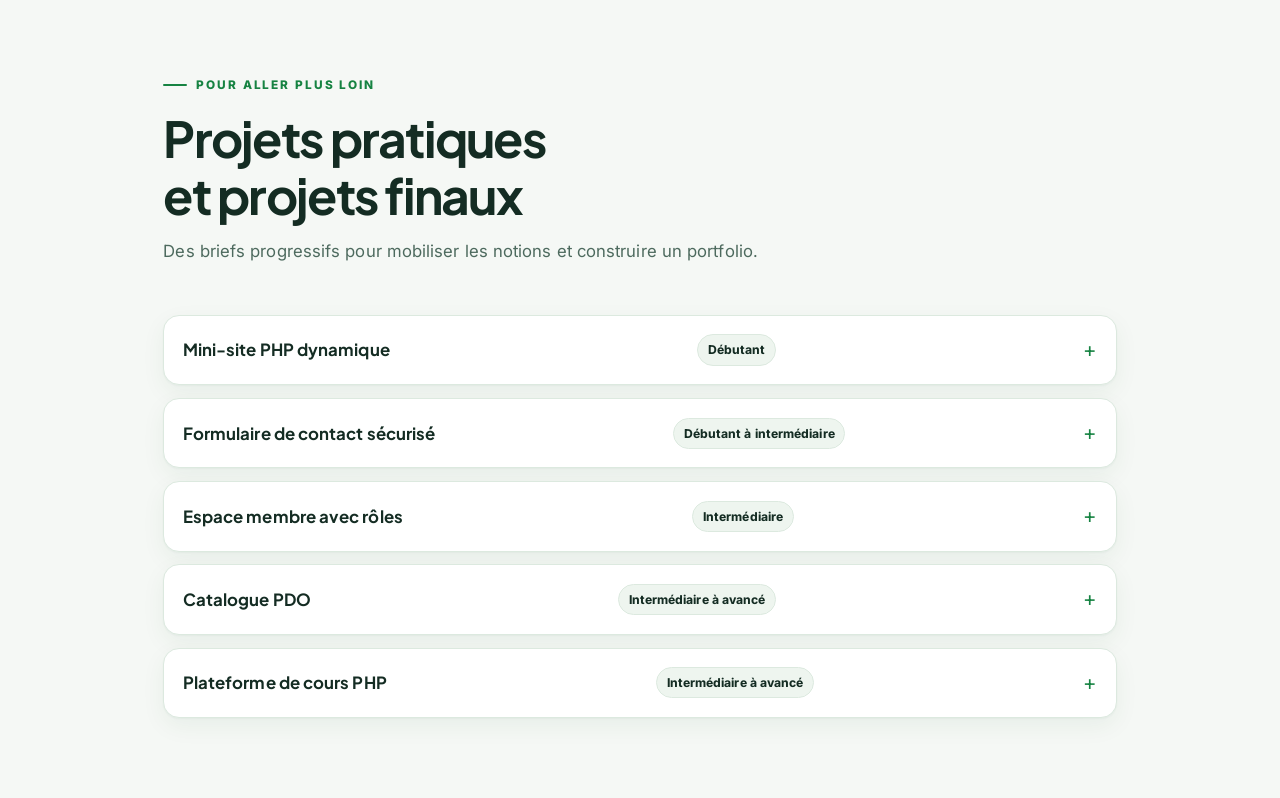
<file: php.html>
<!DOCTYPE html>
<html lang="fr">
<head>
<meta charset="utf-8">
<meta name="viewport" content="width=device-width, initial-scale=1, viewport-fit=cover">
<link rel="stylesheet" href="https://fonts.googleapis.com/css2?family=Inter:wght@400;500;600;700;800&family=JetBrains+Mono:wght@400;600;700&family=Plus+Jakarta+Sans:wght@600;700;800&display=swap">
<title>PHP | Atelier Web</title>
<link rel="stylesheet" href="style.css">
</head>
<body>
<div id="app"></div>
<script>window.PAGE="php";</script>
<script src="data.js"></script>
<script src="extended-data.js"></script>
  <script src="python-data.js"></script>
<script src="app.js"></script>
</body>
</html>
</file>
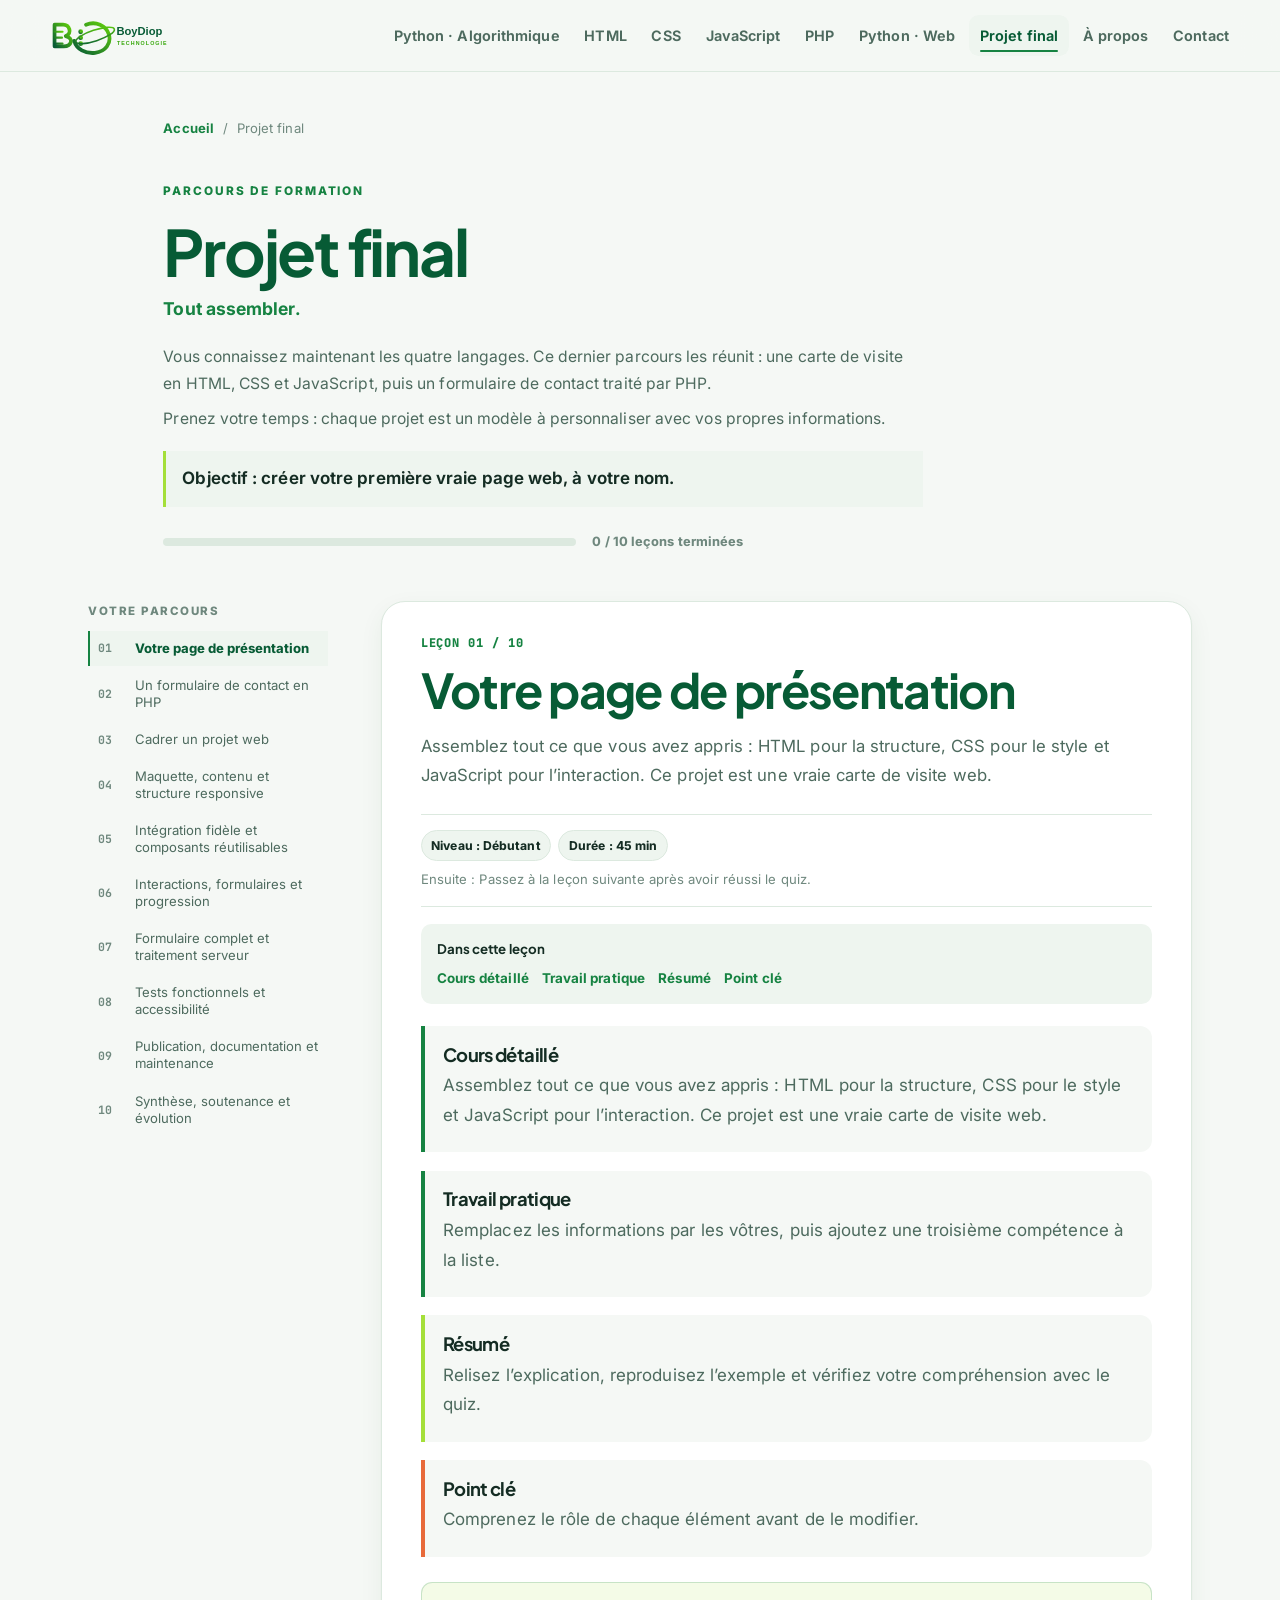
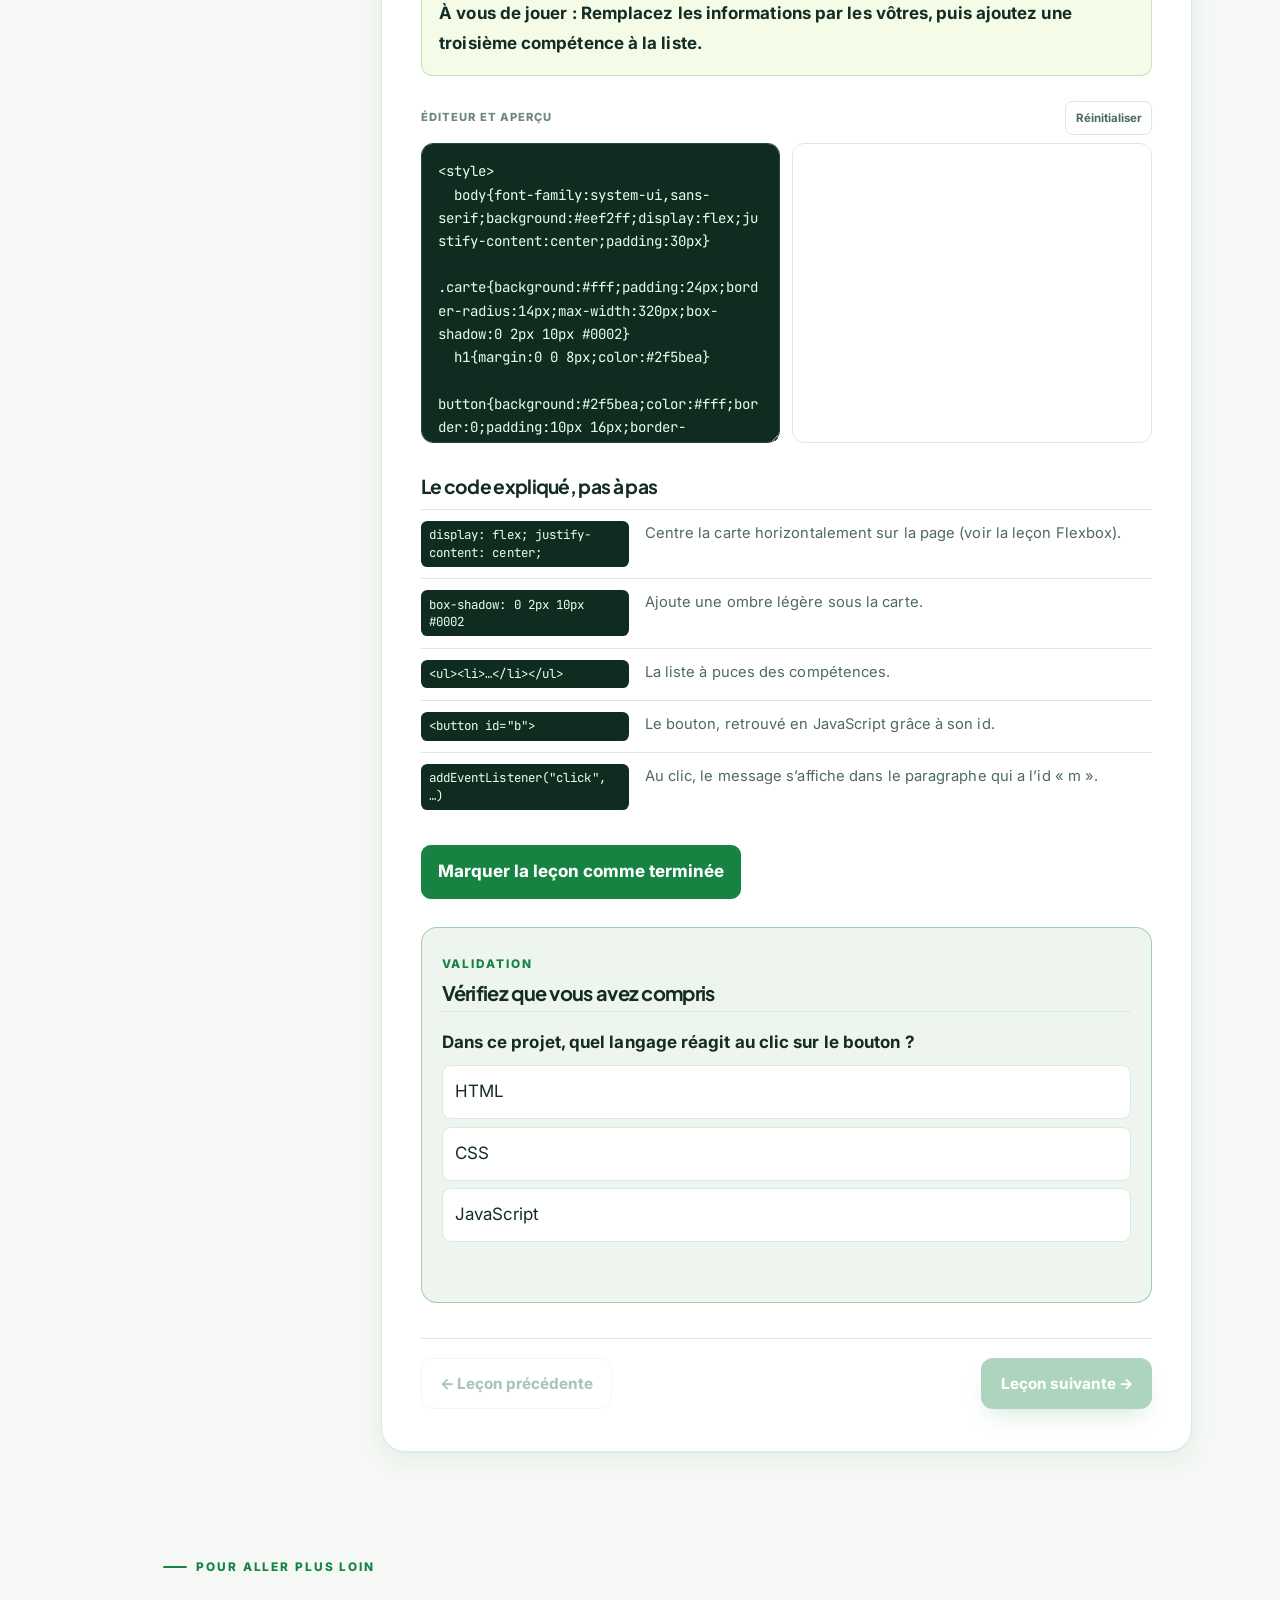
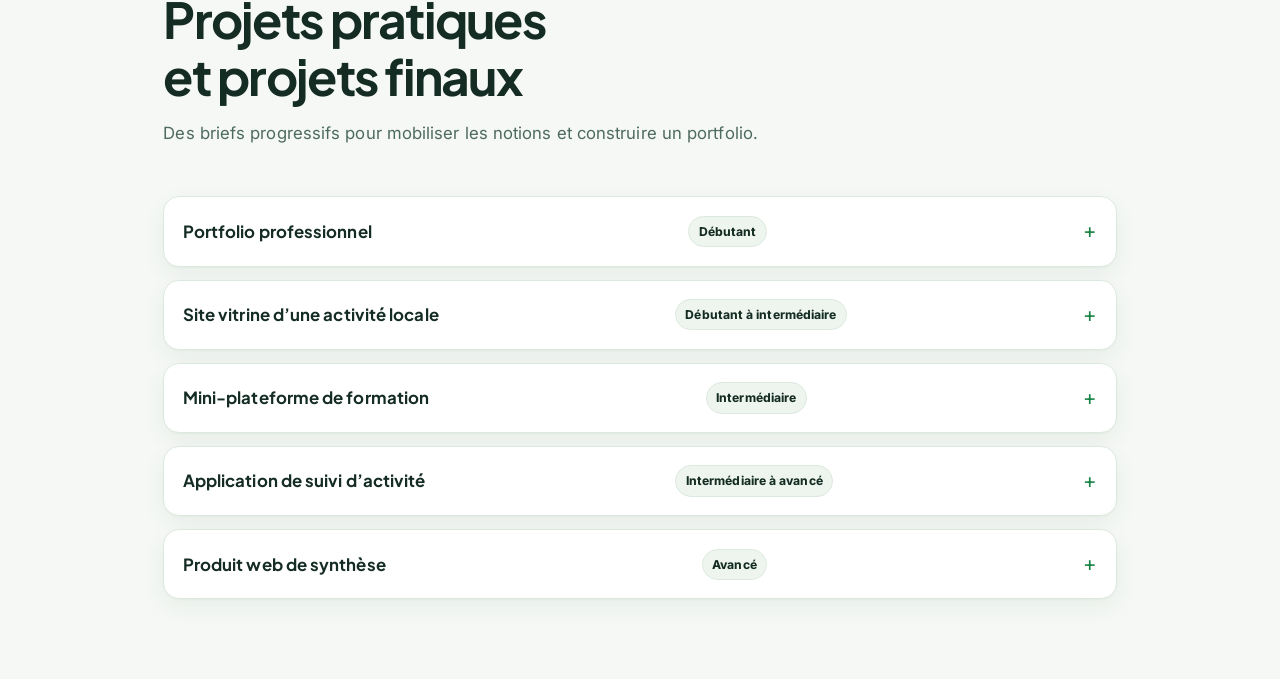
<file: projet.html>
<!DOCTYPE html>
<html lang="fr">
<head>
<meta charset="utf-8">
<meta name="viewport" content="width=device-width, initial-scale=1, viewport-fit=cover">
<link rel="stylesheet" href="https://fonts.googleapis.com/css2?family=Inter:wght@400;500;600;700;800&family=JetBrains+Mono:wght@400;600;700&family=Plus+Jakarta+Sans:wght@600;700;800&display=swap">
<title>Projet final | Atelier Web</title>
<link rel="stylesheet" href="style.css">
</head>
<body>
<div id="app"></div>
<script>window.PAGE="projet";</script>
<script src="data.js"></script>
<script src="extended-data.js"></script>
  <script src="python-data.js"></script>
<script src="app.js"></script>
</body>
</html>
</file>
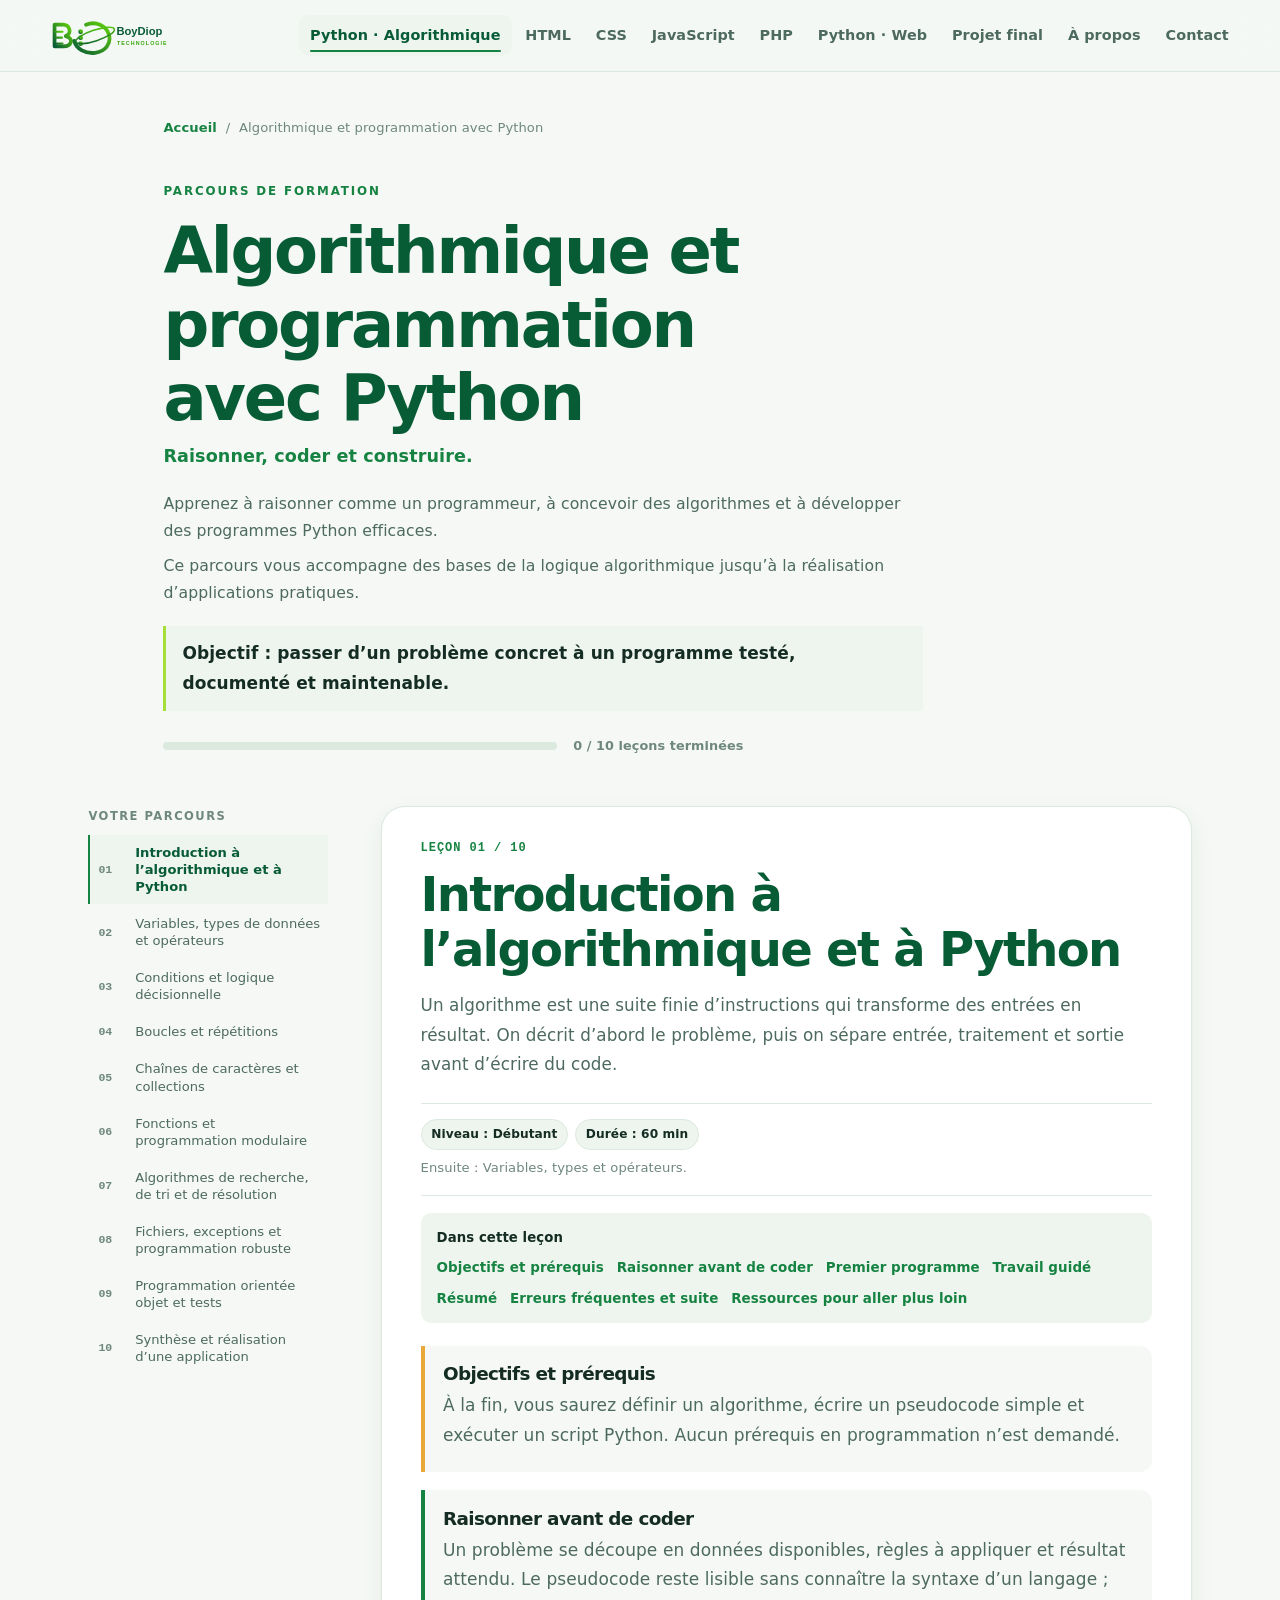
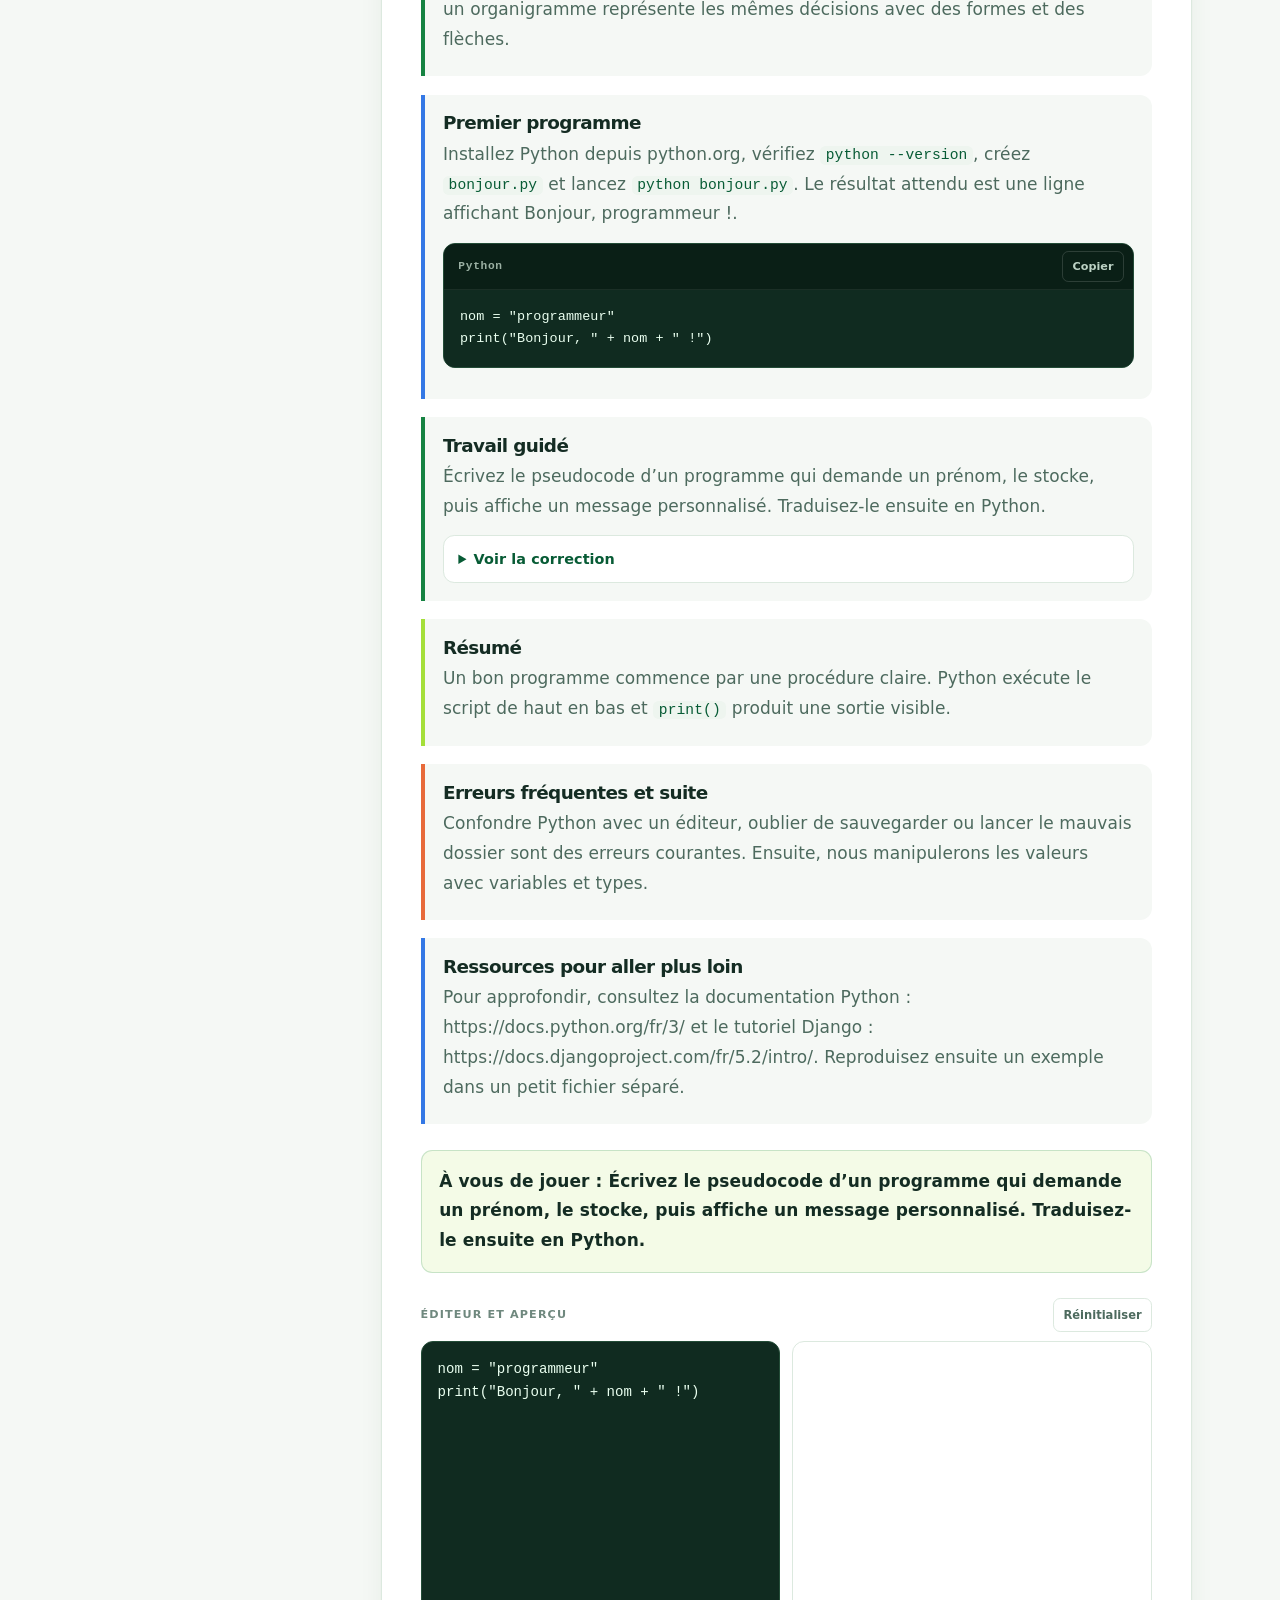
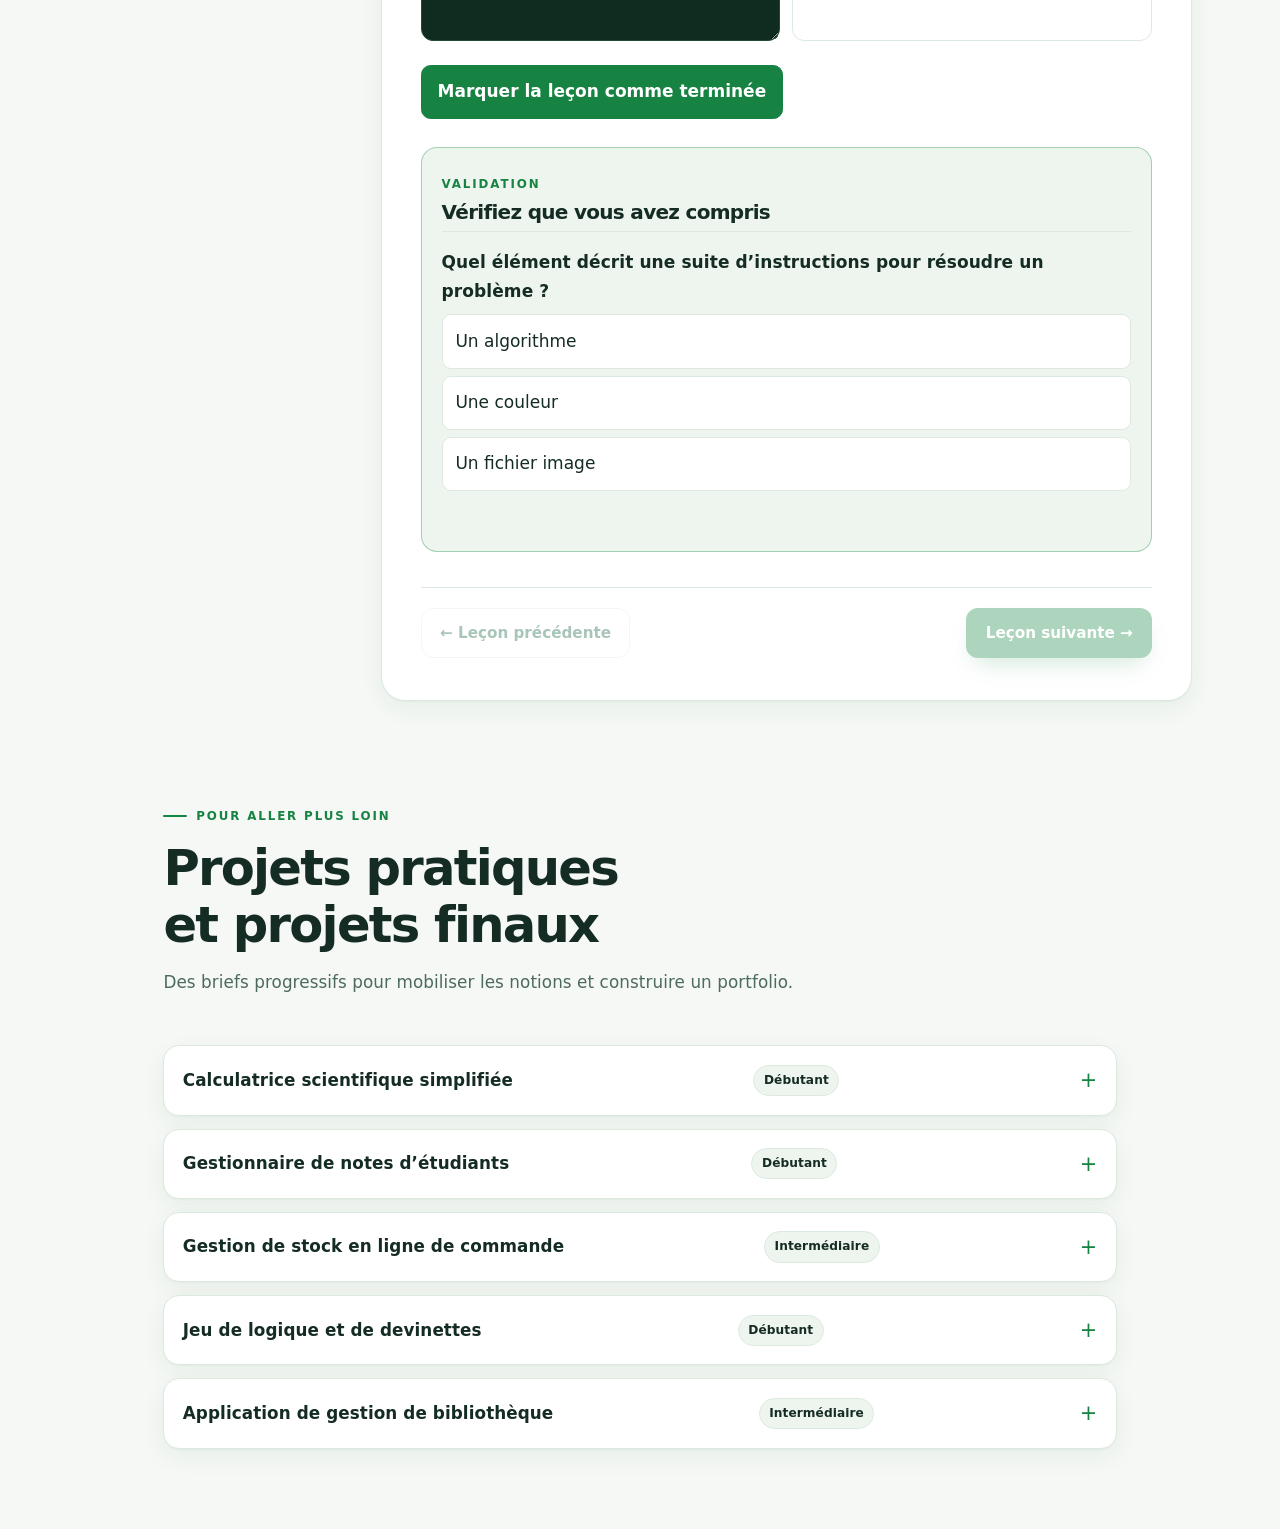
<file: python.html>
<!doctype html>
<html lang="fr">
<head>
  <meta charset="utf-8">
  <meta name="viewport" content="width=device-width, initial-scale=1">
  <title>Algorithmique et programmation avec Python | Atelier Web</title>
  <link rel="stylesheet" href="style.css">
</head>
<body>
  <div id="app"></div>
  <script>window.PAGE = 'python';</script>
  <script src="data.js"></script>
  <script src="extended-data.js"></script>
  <script src="python-data.js"></script>
  <script src="app.js"></script>
</body>
</html>
</file>
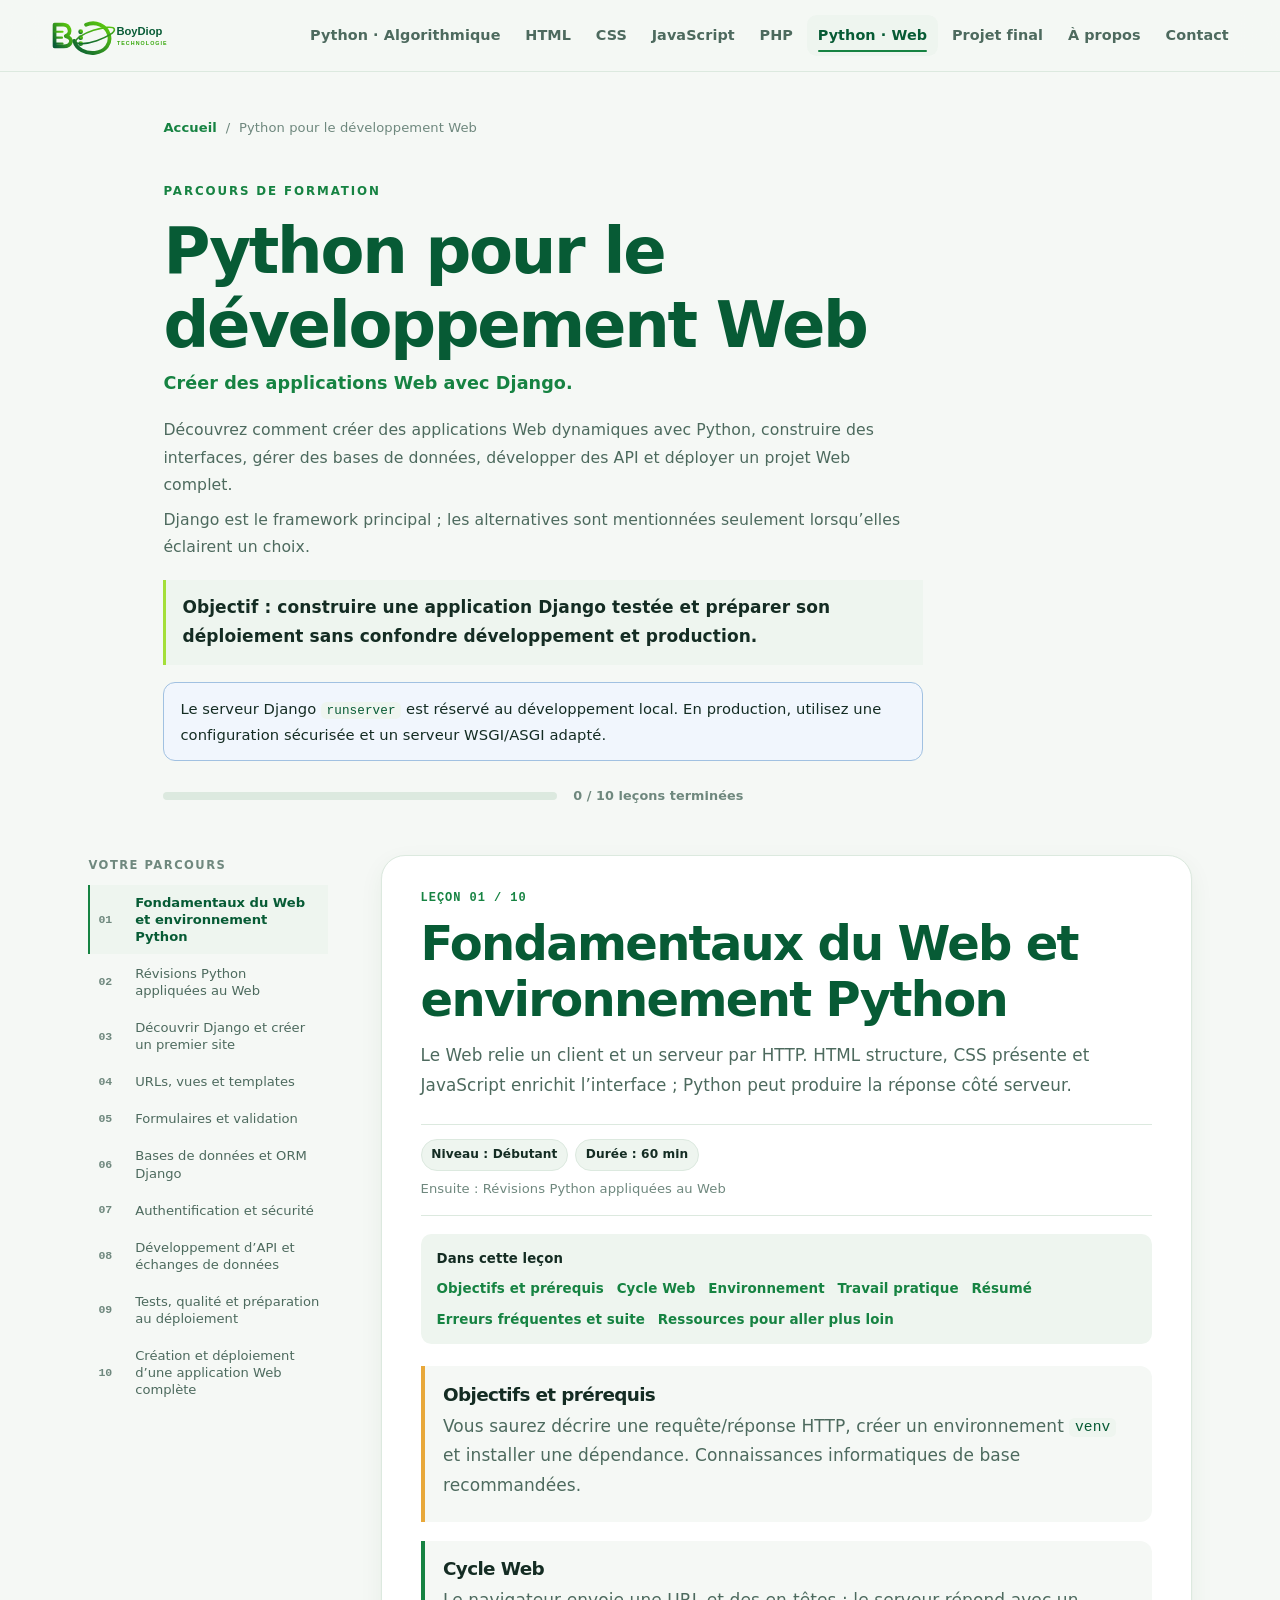
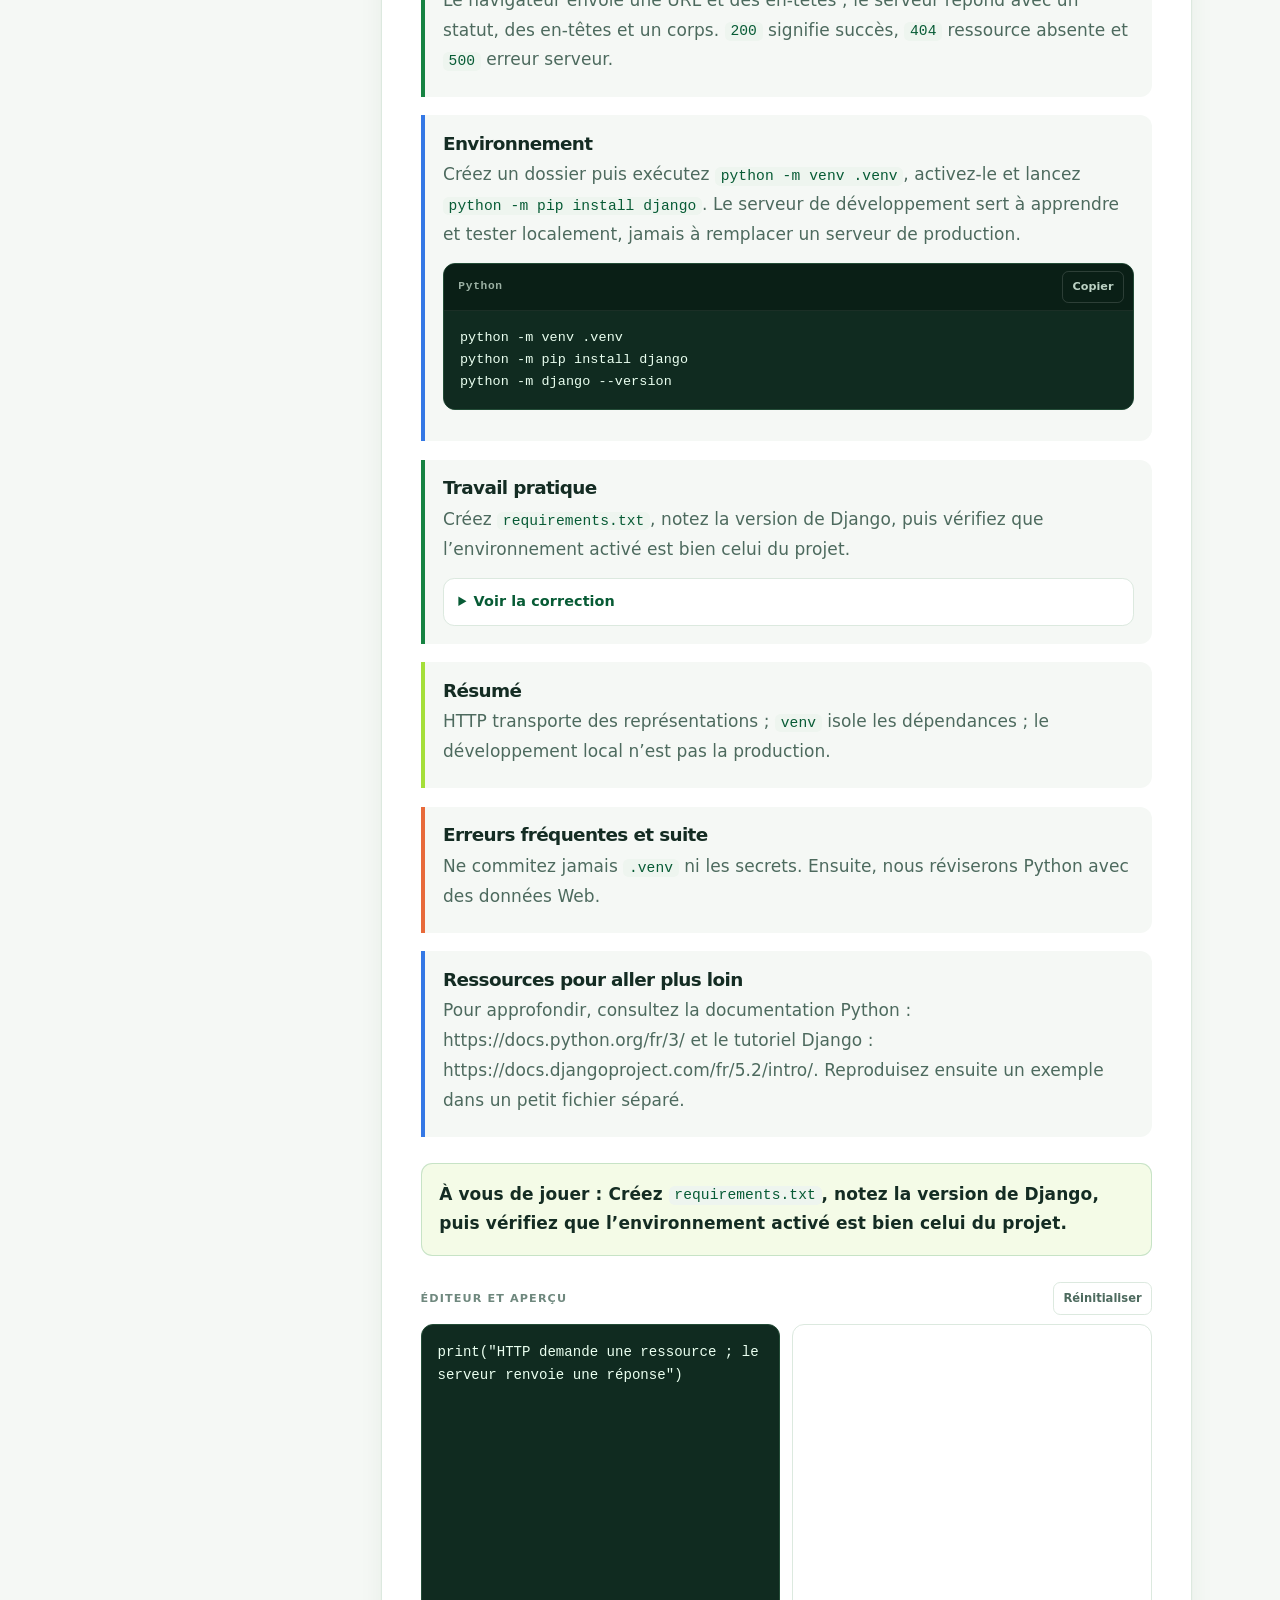
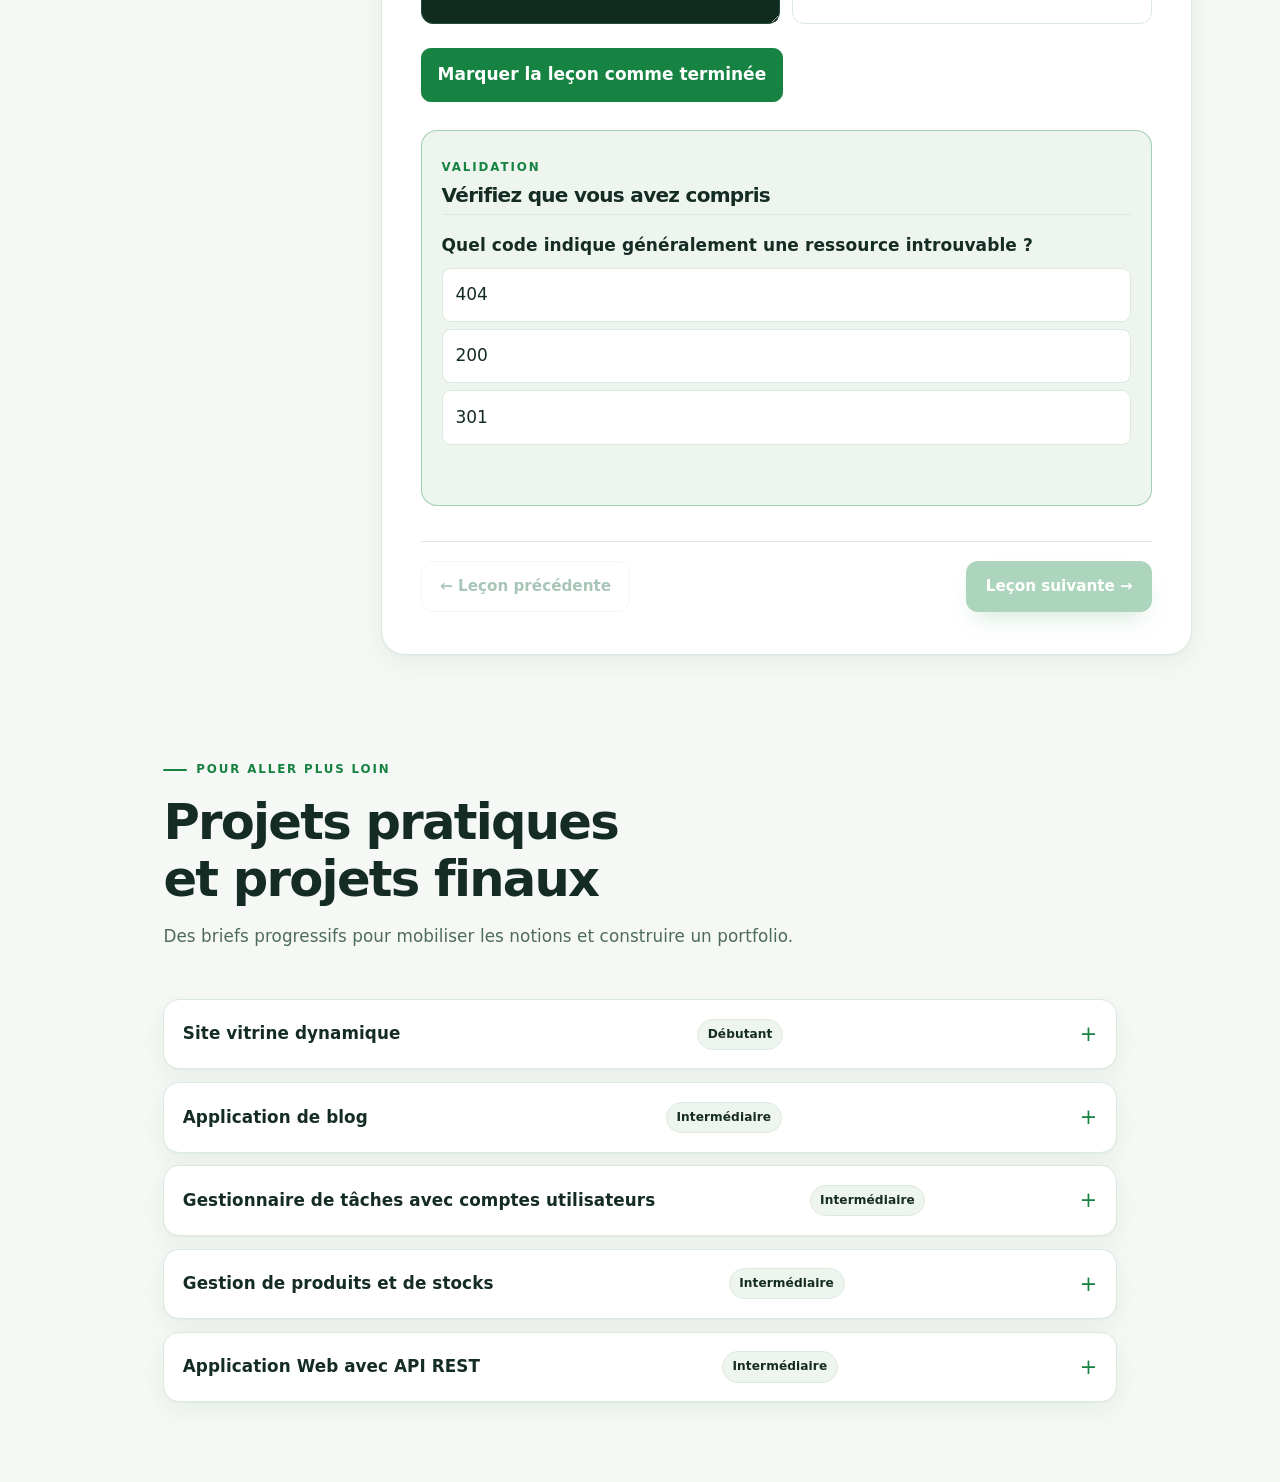
<file: pythonweb.html>
<!doctype html>
<html lang="fr">
<head>
  <meta charset="utf-8">
  <meta name="viewport" content="width=device-width, initial-scale=1">
  <title>Python pour le développement Web | Atelier Web</title>
  <link rel="stylesheet" href="style.css">
</head>
<body>
  <div id="app"></div>
  <script>window.PAGE = 'pythonweb';</script>
  <script src="data.js"></script>
  <script src="extended-data.js"></script>
  <script src="python-data.js"></script>
  <script src="app.js"></script>
</body>
</html>
</file>
<file: style.css>
:root {
  --ink: #142c23;
  --ink-soft: #4d6a5e;
  --ink-faint: #6f887e;
  --bg: #f5f8f5;
  --paper: #ffffff;
  --paper-muted: #eef5ef;
  --line: #dce9df;
  --green: #168342;
  --green-dark: #075b35;
  --lime: #a4df39;
  --orange: #e86a3a;
  --blue: #3478e5;
  --purple: #7567bd;
  --code: #102b20;
  --code-ink: #eafff0;
  --on-accent: #ffffff;
  --topbar-bg: rgba(245, 248, 245, .82);
  --grid-line: rgba(7, 91, 53, .07);
  --glow-a: rgba(164, 223, 57, .32);
  --glow-b: rgba(22, 131, 66, .14);
  --shadow-sm: 0 1px 2px rgba(15, 78, 42, .04), 0 8px 24px rgba(15, 78, 42, .06);
  --shadow-md: 0 2px 6px rgba(15, 78, 42, .05), 0 22px 50px rgba(15, 78, 42, .12);
  --shadow-lg: 0 30px 70px -20px rgba(7, 60, 35, .35);
  --radius-sm: .65rem;
  --radius-md: 1rem;
  --radius-lg: 1.5rem;
  --max: 1200px;
  --reading: 820px;
  --gutter: max(1rem, 3vw);
  --topbar-h: 72px;
  --ease: cubic-bezier(.2, .7, .2, 1);
  --brand-gradient: linear-gradient(140deg, #053520 0%, #0a6338 55%, #168342 100%);
  box-sizing: border-box;
}

@media (prefers-color-scheme: dark) {
  :root:not([data-theme="light"]) { --ink: #e7f5ea; --ink-soft: #a9c7af; --ink-faint: #8aa893; --bg: #0c1912; --paper: #13261c; --paper-muted: #1a3226; --line: #2a4535; --green: #70d52d; --green-dark: #baf27c; --lime: #d7f88b; --code: #09150f; --code-ink: #effff3; --on-accent: #05210f; --topbar-bg: rgba(12, 25, 18, .8); --grid-line: rgba(186, 242, 124, .05); --glow-a: rgba(112, 213, 45, .16); --glow-b: rgba(164, 223, 57, .08); --shadow-sm: 0 8px 24px rgba(0,0,0,.2); --shadow-md: 0 22px 50px rgba(0,0,0,.32); --shadow-lg: 0 30px 70px -20px rgba(0,0,0,.6); }
  :root:not([data-theme="light"]) .brand-mark { background: #f5f8f5; }
}

* { box-sizing: border-box; }
html { scroll-behavior: smooth; scroll-padding-top: calc(var(--topbar-h) + 1rem); -webkit-text-size-adjust: 100%; }
body { margin: 0; background: var(--bg); color: var(--ink); font: 400 17px/1.75 "Inter", "Source Sans 3", system-ui, sans-serif; letter-spacing: .005em; -webkit-font-smoothing: antialiased; overflow-x: hidden; }
img { max-width: 100%; }
button, a, textarea { font: inherit; }
a { color: inherit; }
button, a { -webkit-tap-highlight-color: transparent; }
:focus-visible { outline: 3px solid var(--lime); outline-offset: 3px; }
::selection { background: rgba(164, 223, 57, .45); }
h1, h2, h3, h4, strong, .brand-text { font-family: "Plus Jakarta Sans", "Manrope", "Inter", system-ui, sans-serif; }
h1, h2, h3, h4, p { margin-top: 0; }
h1, h2, h3, h4 { line-height: 1.15; letter-spacing: -.035em; }
p { max-width: var(--reading); }
.sr-only { position: absolute; width: 1px; height: 1px; padding: 0; margin: -1px; overflow: hidden; clip: rect(0, 0, 0, 0); white-space: nowrap; border: 0; }
.icon { display: inline-flex; width: 1.15em; height: 1.15em; flex: none; }
.icon svg { width: 100%; height: 100%; }

.site { min-height: 100vh; }

/* Barre de navigation */
.topbar { position: sticky; top: 0; z-index: 30; min-height: var(--topbar-h); display: flex; align-items: center; gap: 1rem; padding: .6rem max(1rem, calc((100vw - var(--max)) / 2)); background: var(--topbar-bg); border-bottom: 1px solid transparent; -webkit-backdrop-filter: saturate(1.5) blur(16px); backdrop-filter: saturate(1.5) blur(16px); transition: border-color .25s ease, box-shadow .25s ease; }
.is-scrolled .topbar, .topbar-course { border-bottom-color: var(--line); }
.is-scrolled .topbar { box-shadow: 0 10px 30px -18px rgba(10, 50, 30, .35); }
.skip-link { position: absolute; left: 1rem; top: -120px; z-index: 100; padding: .6rem 1rem; border-radius: .6rem; background: var(--green); color: var(--on-accent); font-weight: 700; text-decoration: none; }
.skip-link:focus { top: .75rem; }
.brand { display: flex; align-items: center; gap: .85rem; margin-right: auto; color: var(--ink); text-decoration: none; border-radius: .7rem; }
.brand-mark { display: block; padding: .2rem .4rem; border-radius: .65rem; }
.brand-logo { display: block; width: 128px; height: auto; }
.brand-text { display: flex; flex-direction: column; gap: .15rem; padding-left: .85rem; border-left: 1px solid var(--line); line-height: 1; }
.brand-text strong { font-size: 1rem; }
.brand-text small { color: var(--ink-faint); font: 600 .68rem/1 "Inter", system-ui, sans-serif; letter-spacing: .02em; }
.top-links { display: flex; align-items: center; gap: .15rem; }
.top-links a { position: relative; padding: .5rem .7rem; border-radius: .6rem; color: var(--ink-soft); font-size: .9rem; font-weight: 650; text-decoration: none; white-space: nowrap; transition: color .2s ease, background .2s ease; }
.top-links a:hover, .top-links a[aria-current="page"] { background: var(--paper-muted); color: var(--green-dark); }
.top-links a[aria-current="page"]::after { content: ""; position: absolute; left: .7rem; right: .7rem; bottom: .25rem; height: 2px; border-radius: 2px; background: var(--green); }
.top-links .nav-cta { margin-left: .5rem; padding-inline: 1.05rem; background: var(--green); color: var(--on-accent); box-shadow: 0 8px 18px -8px rgba(22, 131, 66, .6); }
.top-links .nav-cta:hover { background: var(--green-dark); color: var(--on-accent); }
.menu-toggle { display: none; width: 44px; height: 44px; place-items: center; border: 1px solid var(--line); border-radius: .75rem; background: var(--paper); color: var(--ink); cursor: pointer; }
.menu-lines, .menu-lines::before, .menu-lines::after { display: block; width: 18px; height: 2px; border-radius: 2px; background: currentColor; transition: transform .25s var(--ease), background .2s ease; }
.menu-lines { position: relative; }
.menu-lines::before, .menu-lines::after { content: ""; position: absolute; left: 0; }
.menu-lines::before { top: -6px; }
.menu-lines::after { top: 6px; }
.menu-open .menu-lines { background: transparent; }
.menu-open .menu-lines::before { transform: translateY(6px) rotate(45deg); }
.menu-open .menu-lines::after { transform: translateY(-6px) rotate(-45deg); }

/* Boutons et liens */
.eyebrow { display: inline-flex; align-items: center; gap: .55rem; color: var(--green); font-size: .74rem; font-weight: 800; letter-spacing: .16em; line-height: 1.2; }
.button { display: inline-flex; align-items: center; justify-content: center; gap: .5rem; min-height: 48px; padding: .7rem 1.15rem; border-radius: .75rem; border: 1px solid transparent; text-decoration: none; font-weight: 750; font-size: .95rem; cursor: pointer; transition: transform .2s var(--ease), background .2s ease, border-color .2s ease, box-shadow .2s ease, color .2s ease; }
.button:hover { transform: translateY(-2px); }
.button:active { transform: translateY(0); }
.button .icon { transition: transform .2s var(--ease); }
.button:hover .icon { transform: translateX(3px); }
.button-lg { min-height: 54px; padding: .8rem 1.4rem; border-radius: .9rem; font-size: 1rem; }
.button-primary { background: var(--green); color: var(--on-accent); box-shadow: 0 12px 26px -10px rgba(22, 131, 66, .65); }
.button-primary:hover { background: var(--green-dark); }
.button-secondary { background: var(--paper); color: var(--green-dark); border-color: var(--line); }
.button-secondary:hover { border-color: var(--green); }
.button-light { background: #fff; color: #075b35; box-shadow: 0 14px 30px -12px rgba(0, 0, 0, .45); }
.button-light:hover { background: #f1ffe2; }
.button-outline-light { background: rgba(255, 255, 255, .06); color: #fff; border-color: rgba(255, 255, 255, .35); }
.button-outline-light:hover { background: rgba(255, 255, 255, .12); border-color: #fff; }
.text-link { color: var(--green); font-size: .9rem; font-weight: 800; text-decoration: none; }
.text-link:hover { color: var(--green-dark); text-decoration: underline; text-underline-offset: 4px; }
.chip { display: inline-flex; align-items: center; padding: .25rem .65rem; border-radius: 999px; background: var(--paper-muted); color: var(--ink-soft); font-size: .74rem; font-weight: 700; line-height: 1.4; }

/* Accueil */
.home-page { background: var(--bg); }
.home-main:focus { outline: none; }
.home-section { max-width: var(--max); margin: 0 auto; padding: clamp(4rem, 9vw, 7rem) var(--gutter); }
.home-section.is-band { max-width: none; }
.home-section.is-band > * { max-width: calc(var(--max) - 2 * var(--gutter)); margin-left: auto; margin-right: auto; }
.section-heading { max-width: 680px; margin-bottom: clamp(2rem, 4vw, 3rem); }
.section-heading.is-center { margin-left: auto; margin-right: auto; text-align: center; }
.section-heading.is-center p { margin-left: auto; margin-right: auto; }
.section-heading .eyebrow::before { content: ""; width: 1.5rem; height: 2px; border-radius: 2px; background: currentColor; }
.section-heading h2 { margin: .85rem 0 .85rem; font-size: clamp(2rem, 4.2vw, 3.1rem); color: var(--ink); text-wrap: balance; }
.section-heading p { margin-bottom: 0; color: var(--ink-soft); font-size: 1.05rem; }

/* Hero */
.hero { position: relative; isolation: isolate; overflow: hidden; }
.hero-bg { position: absolute; inset: 0; z-index: -1; pointer-events: none; -webkit-mask-image: linear-gradient(#000 70%, transparent); mask-image: linear-gradient(#000 70%, transparent); background: radial-gradient(42rem 28rem at 85% 18%, var(--glow-a), transparent 70%), radial-gradient(34rem 24rem at 0% 95%, var(--glow-b), transparent 70%); }
.hero-bg::before { content: ""; position: absolute; inset: 0; background-image: linear-gradient(var(--grid-line) 1px, transparent 1px), linear-gradient(90deg, var(--grid-line) 1px, transparent 1px); background-size: 44px 44px; -webkit-mask-image: radial-gradient(ellipse 70% 60% at 60% 40%, #000 25%, transparent 75%); mask-image: radial-gradient(ellipse 70% 60% at 60% 40%, #000 25%, transparent 75%); }
.hero-inner { max-width: var(--max); margin: 0 auto; padding: clamp(3rem, 7vw, 6rem) var(--gutter) clamp(3rem, 6vw, 4.5rem); display: grid; grid-template-columns: minmax(0, 1.05fr) minmax(0, .95fr); gap: clamp(2rem, 5vw, 4.5rem); align-items: center; }
.hero-copy { position: relative; z-index: 1; }
.hero-badge { display: inline-flex; align-items: center; gap: .6rem; margin-bottom: 1.5rem; padding: .4rem .9rem .4rem .65rem; border: 1px solid var(--line); border-radius: 999px; background: var(--paper); color: var(--ink-soft); font-size: .8rem; font-weight: 650; line-height: 1.3; box-shadow: var(--shadow-sm); }
.badge-dot { flex: none; width: .55rem; height: .55rem; border-radius: 50%; background: var(--lime); box-shadow: 0 0 0 4px rgba(164, 223, 57, .28); }
.motion .badge-dot { animation: pulse 2.4s ease-in-out infinite; }
.hero h1 { max-width: 14ch; margin-bottom: 1.35rem; color: var(--ink); font-size: clamp(2.5rem, 5.4vw, 4.7rem); font-weight: 800; line-height: 1.04; letter-spacing: -.038em; word-spacing: .06em; text-wrap: balance; }
.hero h1 em { font-style: normal; color: var(--green); background: linear-gradient(100deg, var(--green-dark) 0%, var(--green) 70%); -webkit-background-clip: text; background-clip: text; -webkit-text-fill-color: transparent; }
.hero-lead { max-width: 560px; margin-bottom: 2rem; color: var(--ink-soft); font-size: clamp(1.05rem, 1.6vw, 1.2rem); line-height: 1.7; }
.hero-actions { display: flex; flex-wrap: wrap; gap: .75rem; }
.hero-stack { display: flex; flex-wrap: wrap; align-items: center; gap: .5rem; margin-top: 2.2rem; }
.hero-stack-label { margin-right: .3rem; color: var(--ink-faint); font-size: .78rem; font-weight: 700; }
.tech-chip { display: inline-flex; align-items: center; gap: .45rem; padding: .3rem .7rem; border: 1px solid var(--line); border-radius: 999px; background: var(--paper); color: var(--ink-soft); font: 600 .76rem/1.2 "JetBrains Mono", ui-monospace, monospace; }
.tech-chip::before { content: ""; width: .45rem; height: .45rem; border-radius: 50%; background: var(--accent); }

.hero-visual { position: relative; padding: 1.75rem 0 4.25rem; }
.editor-window { position: relative; overflow: hidden; border-radius: 1.15rem; background: #0d2219; box-shadow: var(--shadow-lg), 0 0 0 1px rgba(7, 91, 53, .14); transform: perspective(1400px) rotateY(-7deg) rotateX(3deg); transition: transform .7s var(--ease); }
.hero-visual:hover .editor-window { transform: perspective(1400px) rotateY(0) rotateX(0); }
.editor-chrome { display: flex; align-items: center; gap: 1rem; padding: .7rem .9rem; background: #0a1b14; border-bottom: 1px solid rgba(255, 255, 255, .06); }
.chrome-dots { display: flex; gap: .4rem; }
.chrome-dots i { width: .7rem; height: .7rem; border-radius: 50%; background: #ff5f57; }
.chrome-dots i:nth-child(2) { background: #febc2e; }
.chrome-dots i:nth-child(3) { background: #28c840; }
.editor-tabs { display: flex; gap: .2rem; min-width: 0; overflow: hidden; }
.editor-tab { padding: .35rem .65rem; border-radius: .45rem; color: rgba(234, 255, 240, .45); font: 600 .72rem/1 "JetBrains Mono", ui-monospace, monospace; white-space: nowrap; transition: color .3s ease, background .3s ease, box-shadow .3s ease; }
.editor-tab.is-active { color: #eafff0; background: rgba(255, 255, 255, .08); box-shadow: inset 0 -2px 0 var(--tab-accent); }
.editor-code { min-height: 15rem; margin: 0; padding: 1.3rem 1.25rem 1.6rem 0; overflow: hidden; color: #d7eadd; font: .84rem/1.9 "JetBrains Mono", ui-monospace, monospace; counter-reset: line; }
.code-line { display: block; white-space: pre; }
.motion .code-line { animation: line-in .45s var(--ease) both; animation-delay: calc(var(--i) * 70ms); }
.code-line::before { counter-increment: line; content: counter(line); display: inline-block; width: 2.75rem; padding-right: 1.1rem; color: rgba(234, 255, 240, .22); text-align: right; }
.tk-k { color: #7ee0a1; }
.tk-a { color: #9ecbff; }
.tk-s { color: #ffcf7a; }
.tk-p { color: rgba(234, 255, 240, .55); }
.caret { display: inline-block; width: .5rem; height: 1.05em; margin-left: 2px; vertical-align: -.15em; background: #a4df39; }
.motion .caret { animation: blink 1s steps(1) infinite; }
.preview-card { position: absolute; right: -1rem; bottom: 0; width: min(62%, 290px); padding: .9rem; border: 1px solid var(--line); border-radius: 1.1rem; background: var(--paper); box-shadow: var(--shadow-md); }
.preview-label { display: flex; align-items: center; gap: .45rem; margin-bottom: .65rem; color: var(--ink-faint); font: 700 .62rem/1 "JetBrains Mono", ui-monospace, monospace; letter-spacing: .12em; }
.preview-label::before { content: ""; width: .45rem; height: .45rem; border-radius: 50%; background: #28c840; }
.preview-site { padding: .9rem 1rem; border: 1px dashed var(--line); border-radius: .7rem; transition: background .45s var(--ease), border-color .45s ease, border-radius .45s ease, padding .45s ease; }
.preview-site strong { display: block; color: var(--ink); font-size: 1rem; line-height: 1.3; transition: color .45s ease; }
.preview-site small { display: block; margin: .15rem 0 .65rem; color: var(--ink-faint); font-size: .75rem; transition: color .45s ease; }
.fake-button { display: inline-block; padding: .3rem 0; border-radius: .45rem; color: var(--green); font-size: .74rem; font-weight: 700; text-decoration: underline; transition: background .45s ease, color .45s ease, padding .45s ease; }
.hero-visual:not([data-lang="html"]) .preview-site { padding: 1.1rem 1.15rem; border: 1px solid transparent; border-radius: 1rem; background: #e9f8dc; }
.hero-visual:not([data-lang="html"]) .preview-site strong { color: #123524; }
.hero-visual:not([data-lang="html"]) .preview-site small { color: #4d6a5e; }
.hero-visual:not([data-lang="html"]) .fake-button { padding: .35rem .75rem; background: #168342; color: #fff; text-decoration: none; }
.preview-toast { position: absolute; left: 50%; top: -.9rem; padding: .35rem .75rem; border-radius: 999px; background: #0d2219; color: #eafff0; font: 600 .72rem/1.3 "JetBrains Mono", ui-monospace, monospace; white-space: nowrap; box-shadow: var(--shadow-md); opacity: 0; transform: translate(-50%, 6px); transition: opacity .35s ease, transform .35s var(--ease); }
.hero-visual[data-lang="javascript"] .preview-toast, .hero-visual[data-lang="php"] .preview-toast { opacity: 1; transform: translate(-50%, 0); }
.float-badge, .float-progress { position: absolute; display: flex; align-items: center; gap: .7rem; padding: .7rem .95rem .7rem .7rem; border: 1px solid var(--line); border-radius: 1rem; background: var(--paper); box-shadow: var(--shadow-md); line-height: 1.25; }
.float-badge strong, .float-progress strong { display: block; color: var(--ink); font-size: .86rem; }
.float-badge small, .float-progress small { display: block; color: var(--ink-faint); font-size: .72rem; }
.float-badge { top: 0; right: 1.5rem; }
.badge-check { width: 34px; height: 34px; padding: 8px; border-radius: 50%; background: var(--green); color: var(--on-accent); }
.float-progress { left: -1.5rem; bottom: 1.25rem; }
.motion .float-badge { animation: floaty 6s ease-in-out infinite; }
.motion .float-progress { animation: floaty 6s ease-in-out -3s infinite; }
.ring { position: relative; display: grid; place-items: center; width: 42px; height: 42px; border-radius: 50%; background: conic-gradient(var(--green) calc(var(--p) * 1%), var(--paper-muted) 0); }
.ring::before { content: ""; position: absolute; inset: 4px; border-radius: 50%; background: var(--paper); }
.ring b { position: relative; color: var(--ink); font: 800 .64rem/1 "JetBrains Mono", ui-monospace, monospace; }

/* Chiffres clés */
.stats-band { max-width: var(--max); margin: 0 auto; padding: 0 var(--gutter); }
.stats-grid { display: grid; grid-template-columns: repeat(4, minmax(0, 1fr)); gap: 1px; overflow: hidden; border: 1px solid var(--line); border-radius: var(--radius-lg); background: var(--line); box-shadow: var(--shadow-sm); }
.stat { padding: 1.5rem 1.6rem; background: var(--paper); }
.stat strong { display: block; color: var(--green-dark); font-size: clamp(2rem, 3.4vw, 2.75rem); font-variant-numeric: tabular-nums; line-height: 1; letter-spacing: -.04em; }
.stat span { display: block; margin-top: .5rem; color: var(--ink-soft); font-size: .88rem; font-weight: 600; line-height: 1.4; }

/* Parcours */
.course-grid { display: grid; grid-template-columns: repeat(6, minmax(0, 1fr)); gap: 1rem; }
.course-card { position: relative; grid-column: span 2; display: flex; flex-direction: column; padding: 1.6rem; overflow: hidden; border: 1px solid var(--line); border-radius: var(--radius-lg); background: var(--paper); box-shadow: var(--shadow-sm); transition: transform .3s var(--ease), box-shadow .3s ease, border-color .3s ease; }
.course-card.is-wide { grid-column: span 3; }
.course-card::before { content: ""; position: absolute; inset: 0 0 auto; height: 4px; background: var(--accent); }
.course-card::after { content: ""; position: absolute; top: -6rem; right: -6rem; width: 15rem; height: 15rem; border-radius: 50%; background: var(--accent); opacity: .07; pointer-events: none; transition: opacity .35s ease, transform .5s var(--ease); }
.course-card:hover { transform: translateY(-4px); box-shadow: var(--shadow-md); border-color: color-mix(in srgb, var(--accent) 45%, var(--line)); }
.course-card:hover::after { opacity: .14; transform: scale(1.2); }
.course-card:has(.card-link:focus-visible), .project-tile:has(.card-link:focus-visible), .contact-card:has(.contact-link:focus-visible) { outline: 3px solid var(--lime); outline-offset: 3px; }
.card-link { color: inherit; text-decoration: none; }
.card-link:focus-visible { outline: none; }
.card-link::after { content: ""; position: absolute; inset: 0; z-index: 1; }
.card-top { display: flex; justify-content: space-between; align-items: center; margin-bottom: 1.4rem; }
.domain-icon { display: grid; place-items: center; width: 50px; height: 50px; border-radius: .95rem; background: color-mix(in srgb, var(--accent) 13%, var(--paper)); color: var(--accent); font: 800 1rem/1 "JetBrains Mono", ui-monospace, monospace; }
.card-step { color: var(--ink-faint); font: 700 .72rem/1 "JetBrains Mono", ui-monospace, monospace; letter-spacing: .1em; }
.course-card h3 { margin-bottom: .35rem; font-size: 1.5rem; }
.card-tag { margin-bottom: 1.1rem; color: var(--ink-soft); font-size: .95rem; line-height: 1.55; }
.card-lessons { display: grid; gap: .45rem; margin: 0 0 1.3rem; padding: 0; list-style: none; }
.card-lessons li { display: flex; align-items: baseline; gap: .6rem; color: var(--ink-soft); font-size: .86rem; line-height: 1.4; }
.card-lessons li::before { content: ""; flex: none; width: .4rem; height: .4rem; border-radius: 50%; background: var(--accent); transform: translateY(-.1rem); }
.card-lessons .more { color: var(--ink-faint); font-weight: 650; }
.card-lessons .more::before { background: transparent; box-shadow: inset 0 0 0 1.5px var(--accent); }
.card-meta { display: flex; flex-wrap: wrap; gap: .4rem; margin-bottom: 1.3rem; }
.card-foot { display: flex; align-items: center; gap: 1rem; margin-top: auto; }
.card-progress { flex: 1; height: 6px; overflow: hidden; border-radius: 99px; background: var(--paper-muted); }
.card-progress i { display: block; height: 100%; border-radius: inherit; background: var(--accent); }
.card-cta { display: inline-flex; align-items: center; gap: .4rem; color: var(--ink); font-size: .86rem; font-weight: 800; white-space: nowrap; }
.card-cta .icon { color: var(--accent); transition: transform .25s var(--ease); }
.course-card:hover .card-cta .icon, .project-tile:hover .card-cta .icon { transform: translateX(4px); }
.course-card.is-feature { border-color: transparent; background: var(--brand-gradient); color: #fff; }
.course-card.is-feature::before { display: none; }
.course-card.is-feature::after { opacity: .18; }
.course-card.is-feature .domain-icon { background: rgba(255, 255, 255, .1); }
.course-card.is-feature .card-step, .course-card.is-feature .card-lessons .more { color: rgba(255, 255, 255, .6); }
.course-card.is-feature .card-tag, .course-card.is-feature .card-lessons li { color: rgba(255, 255, 255, .82); }
.course-card.is-feature .chip { background: rgba(255, 255, 255, .1); color: #fff; }
.course-card.is-feature .card-progress { background: rgba(255, 255, 255, .15); }
.course-card.is-feature .card-cta { color: #fff; }

/* Méthode */
.method-section { background: var(--paper-muted); }
.method-grid { display: grid; grid-template-columns: repeat(3, minmax(0, 1fr)); gap: 1.25rem; margin: 0; padding: 0; list-style: none; }
.step { position: relative; padding: 1.9rem 1.6rem 1.75rem; border: 1px solid var(--line); border-radius: var(--radius-lg); background: var(--paper); box-shadow: var(--shadow-sm); }
.step:not(:last-child)::after { content: "→"; position: absolute; top: 2.55rem; right: -1.15rem; z-index: 1; display: grid; place-items: center; width: 2rem; height: 2rem; border: 4px solid var(--paper-muted); border-radius: 50%; background: var(--green); color: var(--on-accent); font-size: .85rem; font-weight: 800; line-height: 1; }
.step-icon { width: 54px; height: 54px; margin-bottom: 1.3rem; padding: 14px; border-radius: 1rem; background: linear-gradient(145deg, var(--green-dark), var(--green)); color: var(--on-accent); box-shadow: 0 12px 24px -12px rgba(7, 91, 53, .6); }
.step-num { position: absolute; top: 1.4rem; right: 1.6rem; color: var(--line); font: 800 2.6rem/1 "Plus Jakarta Sans", sans-serif; letter-spacing: -.04em; }
.step h3 { margin-bottom: .5rem; font-size: 1.35rem; }
.step p { margin: 0; color: var(--ink-soft); font-size: .95rem; line-height: 1.65; }
.feature-strip { display: flex; flex-wrap: wrap; align-items: center; gap: .8rem 1.5rem; margin-top: 1.25rem; padding: 1.1rem 1.5rem; border: 1px dashed color-mix(in srgb, var(--green) 35%, var(--line)); border-radius: var(--radius-lg); }
.feature-strip strong { font-size: .95rem; }
.feature-strip ul { display: flex; flex-wrap: wrap; gap: .5rem 1.4rem; margin: 0; padding: 0; list-style: none; }
.feature-strip li { display: inline-flex; align-items: center; gap: .45rem; color: var(--ink-soft); font-size: .9rem; font-weight: 600; }
.feature-strip .icon { color: var(--green); }

/* Projets */
.project-grid { display: grid; grid-template-columns: repeat(3, minmax(0, 1fr)); gap: 1rem; }
.project-tile { position: relative; display: flex; flex-direction: column; padding: 1.6rem; border: 1px solid var(--line); border-radius: var(--radius-lg); background: var(--paper); box-shadow: var(--shadow-sm); transition: transform .3s var(--ease), box-shadow .3s ease, border-color .3s ease; }
.project-tile:hover { transform: translateY(-4px); box-shadow: var(--shadow-md); border-color: color-mix(in srgb, var(--accent) 45%, var(--line)); }
.project-tile-head { display: flex; justify-content: space-between; align-items: center; gap: .5rem; margin-bottom: 1.2rem; }
.project-domain { display: inline-flex; align-items: center; gap: .5rem; color: var(--ink-soft); font: 700 .76rem/1 "JetBrains Mono", ui-monospace, monospace; letter-spacing: .06em; }
.project-domain::before { content: ""; width: .6rem; height: .6rem; border-radius: 3px; background: var(--accent); }
.project-tile h3 { margin-bottom: .55rem; font-size: 1.3rem; }
.project-tile p { margin-bottom: 1.1rem; color: var(--ink-soft); font-size: .93rem; line-height: 1.6; }
.skill-list { display: flex; flex-wrap: wrap; gap: .35rem; margin: 0 0 1.4rem; padding: 0; list-style: none; }
.skill-list li { padding: .2rem .55rem; border: 1px solid var(--line); border-radius: .45rem; color: var(--ink-soft); font-size: .74rem; font-weight: 600; }
.project-tile .card-cta { margin-top: auto; }

/* À propos */
.about-section { background: var(--paper); }
.about-grid { display: grid; grid-template-columns: minmax(0, 1.15fr) minmax(0, .85fr); gap: clamp(2rem, 5vw, 4rem); align-items: center; }
.about-copy .section-heading { margin-bottom: 1.5rem; }
.about-copy > p { color: var(--ink-soft); font-size: 1.05rem; }
.values { display: grid; gap: .75rem; margin: 1.75rem 0 0; padding: 0; list-style: none; }
.values li { display: flex; align-items: flex-start; gap: .75rem; color: var(--ink-soft); line-height: 1.55; }
.values strong { color: var(--ink); }
.value-icon { width: 26px; height: 26px; margin-top: .05rem; padding: 6px; border-radius: 50%; background: var(--paper-muted); color: var(--green); }
.about-card { position: relative; overflow: hidden; isolation: isolate; padding: clamp(1.5rem, 3vw, 2.25rem); border-radius: var(--radius-lg); background: var(--brand-gradient); color: #fff; box-shadow: var(--shadow-lg); }
.about-card::after { content: ""; position: absolute; right: -5rem; bottom: -5rem; z-index: -1; width: 16rem; height: 16rem; border-radius: 50%; background: radial-gradient(circle, rgba(164, 223, 57, .45), transparent 70%); }
.logo-chip { display: inline-block; padding: .55rem .8rem; border-radius: .85rem; background: #fff; }
.logo-chip img { display: block; width: 150px; height: auto; }
.about-card strong { display: block; margin: 1.5rem 0 .6rem; font-size: 1.45rem; line-height: 1.25; letter-spacing: -.02em; }
.about-card p { margin-bottom: 1.4rem; color: rgba(255, 255, 255, .8); font-size: .95rem; }
.flow { display: flex; flex-wrap: wrap; gap: .45rem; }
.flow span { padding: .3rem .75rem; border: 1px solid rgba(255, 255, 255, .2); border-radius: 999px; background: rgba(255, 255, 255, .08); font: 600 .76rem/1.3 "JetBrains Mono", ui-monospace, monospace; }

/* Contact */
.contact-layout { display: grid; grid-template-columns: minmax(0, .95fr) minmax(0, 1.05fr); gap: clamp(2rem, 5vw, 4rem); align-items: center; }
.contact-layout .section-heading { margin-bottom: 0; }
.contact-grid { display: grid; gap: 1rem; }
.contact-card { position: relative; display: flex; align-items: center; gap: 1rem; padding: 1.25rem 1.35rem; border: 1px solid var(--line); border-radius: var(--radius-lg); background: var(--paper); box-shadow: var(--shadow-sm); transition: transform .25s var(--ease), border-color .25s ease, box-shadow .25s ease; }
.contact-card:hover { transform: translateY(-2px); border-color: var(--green); box-shadow: var(--shadow-md); }
.contact-icon { width: 50px; height: 50px; padding: 14px; border-radius: .95rem; background: var(--paper-muted); color: var(--green); }
.contact-body { display: flex; flex: 1; flex-direction: column; gap: .1rem; min-width: 0; }
.contact-label { color: var(--ink-faint); font-size: .7rem; font-weight: 800; letter-spacing: .12em; text-transform: uppercase; }
.contact-link { color: var(--ink); font: 700 1.05rem/1.35 "Plus Jakarta Sans", sans-serif; text-decoration: none; overflow-wrap: anywhere; }
.contact-link:focus-visible { outline: none; }
.contact-link::after { content: ""; position: absolute; inset: 0; border-radius: inherit; }
.contact-hint { color: var(--ink-faint); font-size: .8rem; }
.copy-button { position: relative; z-index: 2; display: inline-flex; flex: none; align-items: center; gap: .4rem; min-height: 40px; padding: .45rem .8rem; border: 1px solid var(--line); border-radius: .7rem; background: var(--paper); color: var(--ink-soft); font-size: .8rem; font-weight: 700; cursor: pointer; transition: color .2s ease, border-color .2s ease, background .2s ease; }
.copy-button:hover, .copy-button.is-copied { border-color: var(--green); color: var(--green-dark); background: var(--paper-muted); }

/* Appel à l'action final */
.final-cta-wrap { max-width: var(--max); margin: 0 auto; padding: 0 var(--gutter) clamp(3.5rem, 7vw, 6rem); }
.final-cta { position: relative; isolation: isolate; overflow: hidden; padding: clamp(3rem, 7vw, 5.5rem) clamp(1.25rem, 5vw, 4rem); border-radius: 2rem; background: var(--brand-gradient); color: #fff; text-align: center; box-shadow: var(--shadow-lg); }
.final-cta::before { content: ""; position: absolute; inset: 0; z-index: -1; background-image: linear-gradient(rgba(255, 255, 255, .06) 1px, transparent 1px), linear-gradient(90deg, rgba(255, 255, 255, .06) 1px, transparent 1px); background-size: 40px 40px; -webkit-mask-image: radial-gradient(ellipse at 50% 0%, #000 20%, transparent 70%); mask-image: radial-gradient(ellipse at 50% 0%, #000 20%, transparent 70%); }
.final-cta::after { content: ""; position: absolute; left: 50%; bottom: -12rem; z-index: -1; width: 36rem; height: 20rem; border-radius: 50%; background: radial-gradient(closest-side, rgba(164, 223, 57, .5), transparent); transform: translateX(-50%); }
.final-cta .eyebrow { color: #a4df39; }
.final-cta h2 { max-width: 720px; margin: 1rem auto .9rem; color: #fff; font-size: clamp(2rem, 4.5vw, 3.4rem); text-wrap: balance; }
.final-cta p { margin: 0 auto 2rem; color: rgba(255, 255, 255, .8); }
.cta-actions { display: flex; flex-wrap: wrap; justify-content: center; gap: .75rem; }

/* Pied de page */
.site-footer { border-top: 1px solid var(--line); background: var(--paper); color: var(--ink-faint); font-size: .9rem; }
.footer-inner { max-width: var(--max); margin: 0 auto; padding: 3.5rem var(--gutter) 2.5rem; display: grid; grid-template-columns: 1.6fr 1fr 1fr 1.3fr; gap: 2.5rem; }
.footer-brand .logo-chip { padding: 0; margin-bottom: 1rem; background: transparent; }
.footer-brand strong { display: block; margin-bottom: .35rem; color: var(--ink); font-size: 1.05rem; }
.footer-brand p { max-width: 300px; margin: 0; color: var(--ink-soft); line-height: 1.6; }
.footer-title { display: block; margin-bottom: .85rem; color: var(--ink); font-size: .78rem; letter-spacing: .1em; text-transform: uppercase; }
.footer-col a { display: block; width: fit-content; padding: .28rem 0; color: var(--ink-soft); text-decoration: none; overflow-wrap: anywhere; }
.footer-col a:hover { color: var(--green); text-decoration: underline; text-underline-offset: 3px; }
.footer-bottom { max-width: var(--max); margin: 0 auto; padding: 1.25rem var(--gutter) 2rem; display: flex; flex-wrap: wrap; justify-content: space-between; align-items: center; gap: 1rem; border-top: 1px solid var(--line); font-size: .82rem; }
.to-top { display: inline-flex; align-items: center; gap: .45rem; padding: .45rem .8rem; border: 1px solid var(--line); border-radius: .7rem; background: transparent; color: var(--ink-soft); font-size: .82rem; font-weight: 700; cursor: pointer; }
.to-top:hover { border-color: var(--green); color: var(--green-dark); }

/* Apparition au défilement */
.motion .reveal { opacity: 0; transform: translateY(22px); transition: opacity .7s var(--ease), transform .7s var(--ease); transition-delay: var(--d, 0s); }
.motion .reveal.is-visible { opacity: 1; transform: none; }
@keyframes pulse { 50% { box-shadow: 0 0 0 8px rgba(164, 223, 57, 0); } }
@keyframes blink { 50% { opacity: 0; } }
@keyframes line-in { from { opacity: 0; transform: translateX(-8px); } }
@keyframes floaty { 50% { transform: translateY(-8px); } }
@keyframes menu-in { from { opacity: 0; transform: translateY(-8px); } }

/* Environnement de cours */
.course-page { background: var(--bg); }.course-header { max-width: 1030px; margin: 0 auto; padding: 2.8rem max(1rem, 3vw) 2rem; }.breadcrumb { display: flex; gap: .55rem; margin-bottom: 2.2rem; color: var(--ink-faint); font-size: .82rem; }.breadcrumb a { color: var(--green); font-weight: 700; text-decoration: none; }.course-header h1 { margin: .65rem 0 .35rem; font-size: clamp(2.4rem, 5vw, 4.2rem); color: var(--green-dark); }.course-tagline { margin-bottom: 1.1rem; color: var(--green); font-size: 1.1rem; font-weight: 700; }.course-intro { max-width: 760px; margin-bottom: .45rem; color: var(--ink-soft); font-size: .98rem; }.course-goal { max-width: 760px; margin-top: 1.2rem; padding: .8rem 1rem; border-left: 3px solid var(--lime); background: var(--paper-muted); color: var(--ink); font-weight: 650; }.course-progress { display: flex; align-items: center; gap: 1rem; max-width: 580px; margin-top: 1.5rem; }.progress-line { flex: 1; height: 8px; overflow: hidden; background: var(--line); border-radius: 99px; }.progress-line i { display: block; width: 0; height: 100%; background: var(--green); border-radius: inherit; transition: width .3s ease; }.progress-label { color: var(--ink-faint); font-size: .8rem; font-weight: 750; white-space: nowrap; }
.lesson-layout { max-width: 1180px; margin: 0 auto; padding: 1rem max(1rem, 3vw) 5rem; display: grid; grid-template-columns: 240px minmax(0, var(--reading)); gap: 3.3rem; align-items: start; }.lesson-sidebar { position: sticky; top: 100px; }.sidebar-label { margin: 0 0 .6rem; color: var(--ink-faint); font-size: .72rem; font-weight: 800; letter-spacing: .13em; text-transform: uppercase; }.lesson-nav { display: grid; gap: .15rem; }.lesson-nav button { display: grid; grid-template-columns: 28px 1fr; gap: .55rem; align-items: center; width: 100%; padding: .55rem .5rem; border: 0; border-left: 2px solid transparent; background: transparent; color: var(--ink-soft); text-align: left; font-size: .82rem; line-height: 1.3; cursor: pointer; }.lesson-nav button:hover { background: var(--paper-muted); color: var(--ink); }.lesson-nav button[aria-current="true"] { border-left-color: var(--green); background: var(--paper-muted); color: var(--green-dark); font-weight: 750; }.lesson-number { color: var(--ink-faint); font: 700 .72rem/1 "JetBrains Mono", monospace; }.lesson-nav .is-done .lesson-number { color: var(--green); }.lesson-nav .is-done .lesson-number::before { content: "✓"; margin-right: .15rem; }
.lesson-content { min-width: 0; padding: 2.2rem clamp(1rem, 3vw, 2.5rem) 2.6rem; background: var(--paper); border: 1px solid var(--line); border-radius: var(--radius-lg); box-shadow: var(--shadow-sm); }.lesson-kicker { display: block; margin-bottom: .8rem; color: var(--green); font: 800 .75rem/1 "JetBrains Mono", monospace; letter-spacing: .08em; }.lesson-content h2 { margin-bottom: .9rem; font-size: clamp(2rem, 4vw, 3rem); color: var(--green-dark); }.lesson-intro { max-width: var(--reading); margin-bottom: 1.5rem; color: var(--ink-soft); font-size: 1.05rem; }.lesson-meta { display: flex; flex-wrap: wrap; align-items: center; gap: .45rem; padding: .9rem 0; border-top: 1px solid var(--line); border-bottom: 1px solid var(--line); }.meta-pill, .project-level { display: inline-flex; padding: .25rem .6rem; background: var(--paper-muted); border: 1px solid var(--line); border-radius: 999px; color: var(--ink); font-size: .76rem; font-weight: 750; }.meta-next { flex-basis: 100%; color: var(--ink-faint); font-size: .82rem; }.lesson-toc { display: flex; flex-wrap: wrap; gap: .45rem .8rem; margin: 1.1rem 0 1.4rem; padding: .8rem 1rem; background: var(--paper-muted); border-radius: .65rem; }.lesson-toc strong { flex-basis: 100%; font-size: .83rem; }.lesson-toc a { color: var(--green); font-size: .84rem; font-weight: 700; text-decoration: none; }.lesson-toc a:hover { text-decoration: underline; text-underline-offset: 3px; }
.lesson-section { margin: 1.15rem 0; padding: 1.1rem 1.15rem; border-left: 4px solid var(--green); background: var(--bg); border-radius: 0 .75rem .75rem 0; scroll-margin-top: 95px; }.lesson-section h3 { margin-bottom: .4rem; font-size: 1.15rem; }.lesson-section p { margin: .25rem 0; color: var(--ink-soft); }.lesson-section.definition { border-left-color: #e8a83a; }.lesson-section.example { border-left-color: var(--blue); }.lesson-section.application { border-left-color: var(--purple); }.lesson-section.practice { border-left-color: var(--green); }.lesson-section.summary { border-left-color: var(--lime); }.lesson-section.key { border-left-color: var(--orange); }.exercise-prompt { margin: 1.6rem 0; padding: 1rem 1.1rem; border: 1px solid rgba(22,131,66,.2); background: rgba(164,223,57,.12); border-radius: .7rem; font-weight: 700; }
.content-label { display: flex; align-items: center; justify-content: space-between; gap: .75rem; margin: 1.5rem 0 .55rem; color: var(--ink-faint); font-size: .7rem; font-weight: 800; letter-spacing: .1em; }.reset-button { border: 1px solid var(--line); border-radius: .45rem; background: var(--paper); color: var(--ink-soft); padding: .35rem .6rem; font-size: .72rem; font-weight: 700; cursor: pointer; }.code-split { display: grid; grid-template-columns: 1fr 1fr; gap: .75rem; }.code-editor, .code-block { min-height: 300px; width: 100%; margin: 0; padding: 1rem; border: 1px solid #234c37; border-radius: .75rem; background: var(--code); color: var(--code-ink); font: .88rem/1.65 "JetBrains Mono", ui-monospace, monospace; tab-size: 2; }.code-editor { resize: vertical; }.code-preview { width: 100%; min-height: 300px; border: 1px solid var(--line); border-radius: .75rem; background: #fff; }.expected-output { padding: 1rem; white-space: pre-wrap; border: 1px dashed var(--ink-faint); border-radius: .7rem; background: var(--paper-muted); color: var(--ink); font: .88rem/1.6 "JetBrains Mono", ui-monospace, monospace; }.code-explanation { margin-top: 2rem; }.code-explanation h3 { margin-bottom: .7rem; font-size: 1.2rem; }.explanation-row { display: grid; grid-template-columns: minmax(0, 13rem) 1fr; gap: 1rem; padding: .7rem 0; border-top: 1px solid var(--line); }.explanation-row code { align-self: start; padding: .35rem .5rem; overflow-wrap: anywhere; border-radius: .4rem; background: var(--code); color: var(--code-ink); font: .78rem/1.4 "JetBrains Mono", ui-monospace, monospace; }.explanation-row p { margin: 0; color: var(--ink-soft); font-size: .92rem; }.complete-button { margin: 1.5rem 0 .25rem; border: 1px solid var(--green); border-radius: .6rem; background: var(--green); color: var(--on-accent); padding: .7rem 1rem; font-weight: 750; cursor: pointer; }.complete-button:disabled { opacity: .55; cursor: default; }.quiz-box { margin-top: 1.5rem; padding: 1.25rem; border: 1px solid rgba(22,131,66,.35); border-radius: var(--radius-md); background: var(--paper-muted); }.quiz-box .eyebrow { margin-bottom: .6rem; }.quiz-box h3 { margin-bottom: .45rem; font-size: 1.25rem; }.quiz-answer { display: block; width: 100%; margin: .45rem 0; padding: .7rem .8rem; border: 1px solid var(--line); border-radius: .55rem; background: var(--paper); color: var(--ink); text-align: left; cursor: pointer; }.quiz-answer:hover:not(:disabled) { border-color: var(--green); }.quiz-answer.is-correct { border-color: var(--green); background: var(--green); color: var(--on-accent); }.quiz-answer.is-wrong { opacity: .55; }.quiz-answer:disabled { cursor: default; }.quiz-status { min-height: 1.5rem; margin: .75rem 0 0; color: var(--green-dark); font-weight: 700; font-size: .9rem; }.lesson-navigation { display: flex; justify-content: space-between; gap: .75rem; margin-top: 2.2rem; padding-top: 1.2rem; border-top: 1px solid var(--line); }.lesson-navigation button:disabled { opacity: .35; cursor: default; transform: none; }
.course-projects { max-width: 1030px; margin: 0 auto; padding: 1rem max(1rem, 3vw) 5rem; }.projects { display: grid; gap: .8rem; }.project-card { overflow: hidden; border: 1px solid var(--line); border-radius: var(--radius-md); background: var(--paper); box-shadow: var(--shadow-sm); }.project-card summary { display: flex; justify-content: space-between; align-items: center; gap: 1rem; padding: 1rem 1.15rem; cursor: pointer; list-style: none; }.project-card summary::-webkit-details-marker { display: none; }.project-card summary strong { font-size: 1.05rem; }.project-card summary::after { content: "+"; color: var(--green); font-size: 1.3rem; }.project-card[open] summary { background: var(--paper-muted); border-bottom: 1px solid var(--line); }.project-card[open] summary::after { content: "−"; }.project-block { padding: 0 1.15rem; }.project-block h4 { margin: 1rem 0 .25rem; font-size: .95rem; letter-spacing: 0; }.project-block p, .project-block ul { margin: .15rem 0 .8rem; color: var(--ink-soft); font-size: .9rem; }.project-block ul { padding-left: 1.2rem; }.project-block:last-child { padding-bottom: 1.1rem; }

/* Parcours Python sur l'accueil */
.python-section { padding-bottom: 0; }
.py-grid { display: grid; grid-template-columns: repeat(2, minmax(0, 1fr)); gap: 1.25rem; align-items: start; }
.py-card { position: relative; display: flex; flex-direction: column; padding: clamp(1.4rem, 3vw, 2rem); overflow: hidden; border: 1px solid var(--line); border-radius: var(--radius-lg); background: var(--paper); box-shadow: var(--shadow-sm); }
.py-card::before { content: ""; position: absolute; inset: 0 0 auto; height: 4px; background: var(--accent); }
.py-card::after { content: ""; position: absolute; top: -7rem; right: -7rem; width: 17rem; height: 17rem; border-radius: 50%; background: var(--accent); opacity: .08; pointer-events: none; }
.py-card h3 { margin-bottom: .6rem; font-size: clamp(1.4rem, 2.4vw, 1.75rem); text-wrap: balance; }
.py-badge { position: relative; z-index: 1; padding: .3rem .75rem; border: 1px solid var(--line); border-radius: 999px; background: var(--paper); color: var(--ink-soft); font-size: .76rem; font-weight: 800; }
.py-badge.is-strong { border-color: transparent; background: var(--lime); color: #12351f; }
.py-desc { margin-bottom: 1.1rem; color: var(--ink-soft); font-size: 1rem; line-height: 1.65; }
.py-prereq { margin-bottom: 1rem; padding: .7rem .9rem; border-radius: .75rem; background: var(--paper-muted); color: var(--ink-soft); font-size: .88rem; line-height: 1.5; }
.py-prereq strong { color: var(--ink); }
.py-program { margin-bottom: 1.25rem; border: 1px solid var(--line); border-radius: .85rem; }
.py-program summary { display: flex; justify-content: space-between; align-items: center; padding: .75rem .95rem; cursor: pointer; color: var(--ink); font-size: .9rem; font-weight: 750; list-style: none; }
.py-program summary::-webkit-details-marker { display: none; }
.py-program summary::after { content: "+"; color: var(--accent); font-size: 1.2rem; line-height: 1; }
.py-program[open] summary::after { content: "−"; }
.py-program ol { display: grid; gap: .35rem; margin: 0; padding: 0 .95rem .95rem 2.2rem; color: var(--ink-soft); font-size: .86rem; line-height: 1.45; }
.py-program li::marker { color: var(--accent); font: 700 .78rem "JetBrains Mono", monospace; }
.py-program li.is-done { color: var(--green-dark); }
.py-program li.is-done::after { content: " ✓"; color: var(--green); font-weight: 800; }
.py-progress-label { color: var(--ink-faint); font-size: .8rem; font-weight: 700; white-space: nowrap; }
.py-actions { display: flex; flex-wrap: wrap; gap: .6rem; margin-top: 1.25rem; }
.py-actions .button { flex: 1 1 auto; }

/* Contenus enrichis des leçons */
.course-header h1 { text-wrap: balance; }
.course-facts { display: flex; flex-wrap: wrap; gap: .6rem; margin: 1.2rem 0 0; }
.course-facts div { padding: .55rem .85rem; border: 1px solid var(--line); border-radius: .75rem; background: var(--paper); }
.course-facts dt { color: var(--ink-faint); font-size: .68rem; font-weight: 800; letter-spacing: .1em; text-transform: uppercase; }
.course-facts dd { margin: 0; color: var(--ink); font-size: .9rem; font-weight: 700; }
.course-notice { max-width: 760px; margin: 1rem 0 0; padding: .8rem 1rem; border: 1px solid color-mix(in srgb, var(--blue) 35%, var(--line)); border-radius: .75rem; background: color-mix(in srgb, var(--blue) 7%, var(--paper)); color: var(--ink); font-size: .92rem; }
.inline-code { padding: .08rem .35rem; border-radius: .35rem; background: var(--paper-muted); color: var(--green-dark); font: .86em/1.4 "JetBrains Mono", ui-monospace, monospace; overflow-wrap: anywhere; }
.lesson-section .section-list { margin: .5rem 0 .25rem; padding-left: 1.25rem; color: var(--ink-soft); }
.lesson-section .section-list li { margin: .3rem 0; padding-left: .2rem; }
.lesson-section .section-list li::marker { color: var(--green); }
.lesson-section .section-list strong { color: var(--ink); }
.lesson-section .section-list a { color: var(--green); font-weight: 700; text-underline-offset: 3px; }
.lesson-section.objectives { border-left-color: var(--green-dark); }
.lesson-section.prerequisites { border-left-color: var(--ink-faint); }
.lesson-section.exercise { border-left-color: #0f9d8a; }
.lesson-section.errors { border-left-color: #d64545; }
.lesson-section.resources { border-left-color: var(--blue); }
.lesson-section.next { border-left-color: var(--lime); background: color-mix(in srgb, var(--lime) 12%, var(--bg)); }
.code-figure { margin: .85rem 0; overflow: hidden; border: 1px solid #234c37; border-radius: .75rem; background: var(--code); }
.code-head { display: flex; justify-content: space-between; align-items: center; gap: .75rem; padding: .45rem .55rem .45rem .9rem; border-bottom: 1px solid rgba(255, 255, 255, .07); background: #0a1f16; }
.code-lang { color: rgba(234, 255, 240, .65); font: 700 .7rem/1 "JetBrains Mono", ui-monospace, monospace; letter-spacing: .06em; }
.code-copy { padding: .3rem .6rem; border: 1px solid rgba(255, 255, 255, .14); border-radius: .4rem; background: transparent; color: rgba(234, 255, 240, .8); font-size: .7rem; font-weight: 700; cursor: pointer; }
.code-copy:hover { border-color: #a4df39; color: #fff; }
.code-block.is-compact { min-height: 0; overflow-x: auto; border: 0; border-radius: 0; font-size: .84rem; white-space: pre; }
.code-output { padding: .7rem .9rem .85rem; border-top: 1px dashed rgba(255, 255, 255, .15); background: #0d2a1d; }
.code-output-label { display: block; margin-bottom: .3rem; color: #a4df39; font: 700 .66rem/1 "JetBrains Mono", ui-monospace, monospace; letter-spacing: .1em; text-transform: uppercase; }
.code-output pre { margin: 0; overflow-x: auto; color: #eafff0; font: .82rem/1.6 "JetBrains Mono", ui-monospace, monospace; white-space: pre-wrap; }
.solution { margin-top: .85rem; border: 1px solid var(--line); border-radius: .7rem; background: var(--paper); }
.solution summary { padding: .65rem .9rem; color: var(--green-dark); font-size: .9rem; font-weight: 750; cursor: pointer; }
.solution[open] summary { border-bottom: 1px solid var(--line); }
.solution-body { padding: .4rem .9rem .8rem; }
.quiz-intro { color: var(--ink-soft); font-size: .92rem; }
.quiz-question { padding: 1rem 0 .25rem; border-top: 1px solid var(--line); }
.quiz-q { margin-bottom: .35rem; color: var(--ink); font-weight: 700; }
.code-block:not(.is-compact) { overflow-x: auto; white-space: pre; }

/* Responsive */
@media (min-width: 1181px) and (max-width: 1360px) {
  .brand-text { display: none; }
}
@media (max-width: 1180px) {
  .menu-toggle { display: grid; }
  .top-links { position: absolute; top: 100%; left: 0; right: 0; display: none; flex-direction: column; align-items: stretch; gap: .15rem; max-height: calc(100vh - var(--topbar-h)); max-height: calc(100dvh - var(--topbar-h)); overflow-y: auto; padding: .75rem max(1rem, calc((100vw - var(--max)) / 2)) 1.25rem; border-bottom: 1px solid var(--line); background: var(--paper); box-shadow: 0 30px 40px -24px rgba(10, 50, 30, .35); }
  .top-links.is-open { display: flex; }
  .motion .top-links.is-open { animation: menu-in .25s var(--ease); }
  .top-links a { padding: .85rem 1rem; font-size: 1rem; }
  .top-links a[aria-current="page"]::after { display: none; }
  .top-links .nav-cta { margin: .5rem 0 0; text-align: center; }
}
@media (max-width: 980px) {
  .hero-inner { grid-template-columns: minmax(0, 1fr); }
  .hero h1 { max-width: 16ch; }
  .hero-visual { width: 100%; max-width: 600px; margin: 0 auto; }
  .course-grid { grid-template-columns: repeat(2, minmax(0, 1fr)); }
  .course-card, .course-card.is-wide { grid-column: auto; }
  .course-card.is-feature { grid-column: 1 / -1; }
  .lesson-layout { grid-template-columns: 205px minmax(0, 1fr); gap: 1.5rem; }
}
@media (max-width: 860px) {
  .project-grid, .py-grid { grid-template-columns: 1fr; }
  .about-grid, .contact-layout { grid-template-columns: 1fr; }
  .footer-inner { grid-template-columns: 1fr 1fr; }
  .footer-brand { grid-column: 1 / -1; }
}
@media (max-width: 760px) {
  .stats-grid { grid-template-columns: repeat(2, minmax(0, 1fr)); }
  .method-grid { grid-template-columns: 1fr; gap: 1.5rem; }
  .step:not(:last-child)::after { top: auto; right: auto; bottom: -1.5rem; left: 50%; transform: translateX(-50%) rotate(90deg); }
  .course-grid { grid-template-columns: 1fr; }
}
@media (max-width: 720px) {
  :root { --topbar-h: 64px; }
  body { font-size: 16px; }
  .topbar { padding: .55rem 1rem; }
  .brand-logo { width: 112px; }
  .top-links { padding-inline: 1rem; }
  .home-section { padding-top: 4rem; padding-bottom: 4rem; }
  .section-heading h2 { font-size: clamp(1.8rem, 7vw, 2.3rem); }
  .course-header { padding-top: 2rem; }
  .course-header h1 { font-size: 2.6rem; }
  .lesson-layout { display: block; padding-top: 0; }
  .lesson-sidebar { position: static; margin-bottom: 1rem; }
  .lesson-nav { display: flex; overflow-x: auto; gap: .3rem; padding-bottom: .4rem; }
  .lesson-nav button { min-width: 190px; border: 1px solid var(--line); border-left: 3px solid transparent; border-radius: .5rem; }
  .lesson-nav button[aria-current="true"] { border-left-color: var(--green); }
  .lesson-content { padding: 1.35rem 1rem 1.7rem; border-radius: 1rem; }
  .code-split { grid-template-columns: 1fr; }
  .explanation-row { grid-template-columns: 1fr; gap: .4rem; }
  .lesson-navigation { flex-direction: column-reverse; }
  .lesson-navigation .button { width: 100%; }
  .course-projects { padding-top: 0; }
  .project-card summary { align-items: flex-start; flex-direction: column; gap: .3rem; }
}
@media (max-width: 560px) {
  .brand-text { display: none; }
  .hero-inner { padding-top: 2.5rem; }
  .hero-actions .button { flex: 1 1 100%; }
  .hero-visual { padding: 1.25rem 0 0; }
  .editor-window, .hero-visual:hover .editor-window { transform: none; }
  .editor-code { min-height: 0; font-size: .74rem; }
  .code-line::before { width: 2.1rem; padding-right: .8rem; }
  .preview-card { position: relative; right: auto; bottom: auto; width: 86%; margin: -2.25rem 0 0 auto; }
  .float-progress { display: none; }
  .float-badge { top: -.25rem; right: .5rem; padding: .5rem .7rem .5rem .5rem; }
  .badge-check { width: 28px; height: 28px; padding: 6px; }
  .stat { padding: 1.2rem 1.1rem; }
  .course-card, .project-tile, .step { padding: 1.35rem; }
  .contact-card { flex-wrap: wrap; }
  .copy-button { margin-left: calc(50px + 1rem); }
  .final-cta { border-radius: 1.5rem; }
  .cta-actions .button { flex: 1 1 100%; }
  .footer-inner { grid-template-columns: 1fr; gap: 1.75rem; }
}
@media (prefers-reduced-motion: reduce) { *, *::before, *::after { scroll-behavior: auto !important; transition-duration: .01ms !important; animation-duration: .01ms !important; animation-iteration-count: 1 !important; } }
@media (max-width: 700px) {
  .lesson-layout { grid-template-columns: minmax(0, 1fr); }
  .lesson-sidebar { min-width: 0; overflow: hidden; }
  .lesson-nav { max-width: 100%; display: grid; overflow: visible; }
  .lesson-nav button { width: 100%; min-width: 0; }
  .lesson-content, .course-header, .course-projects { min-width: 0; }
  .code-block, .code-editor { max-width: 100%; overflow-x: auto; }
}
</file>
